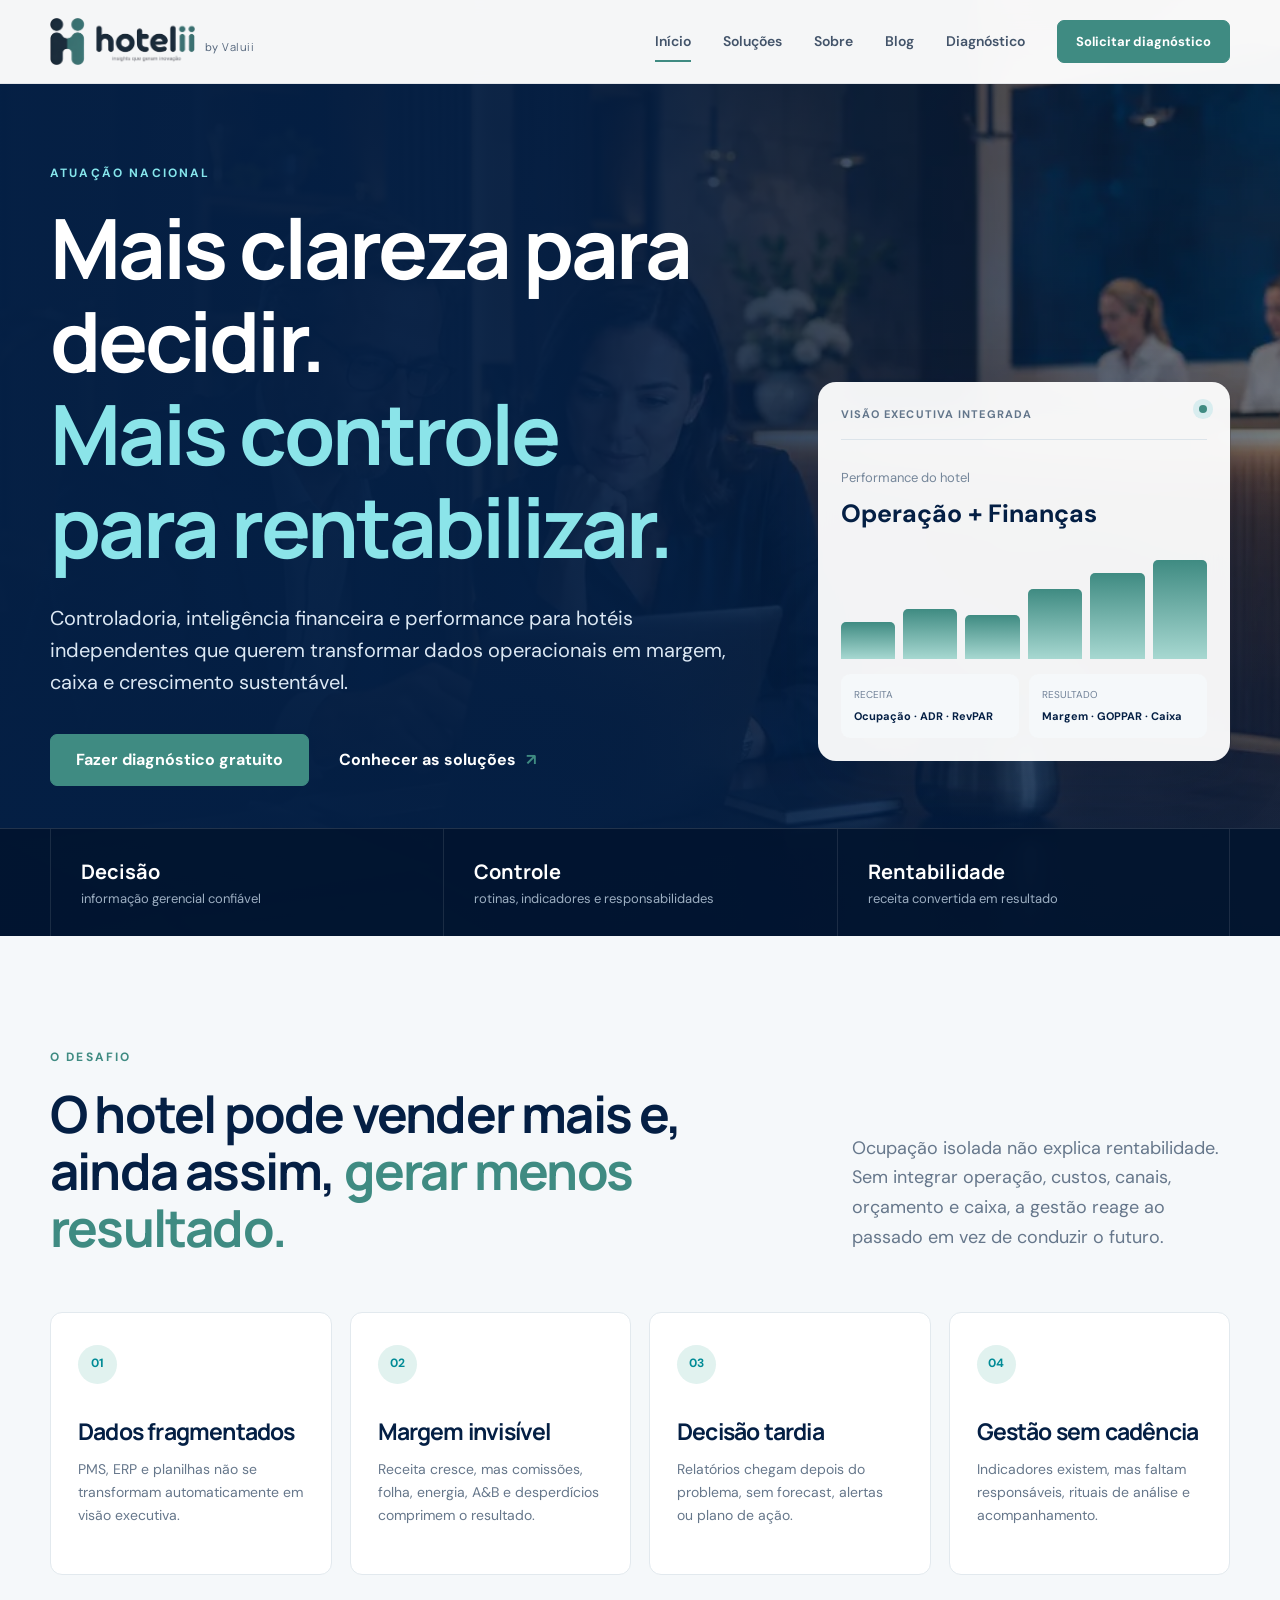
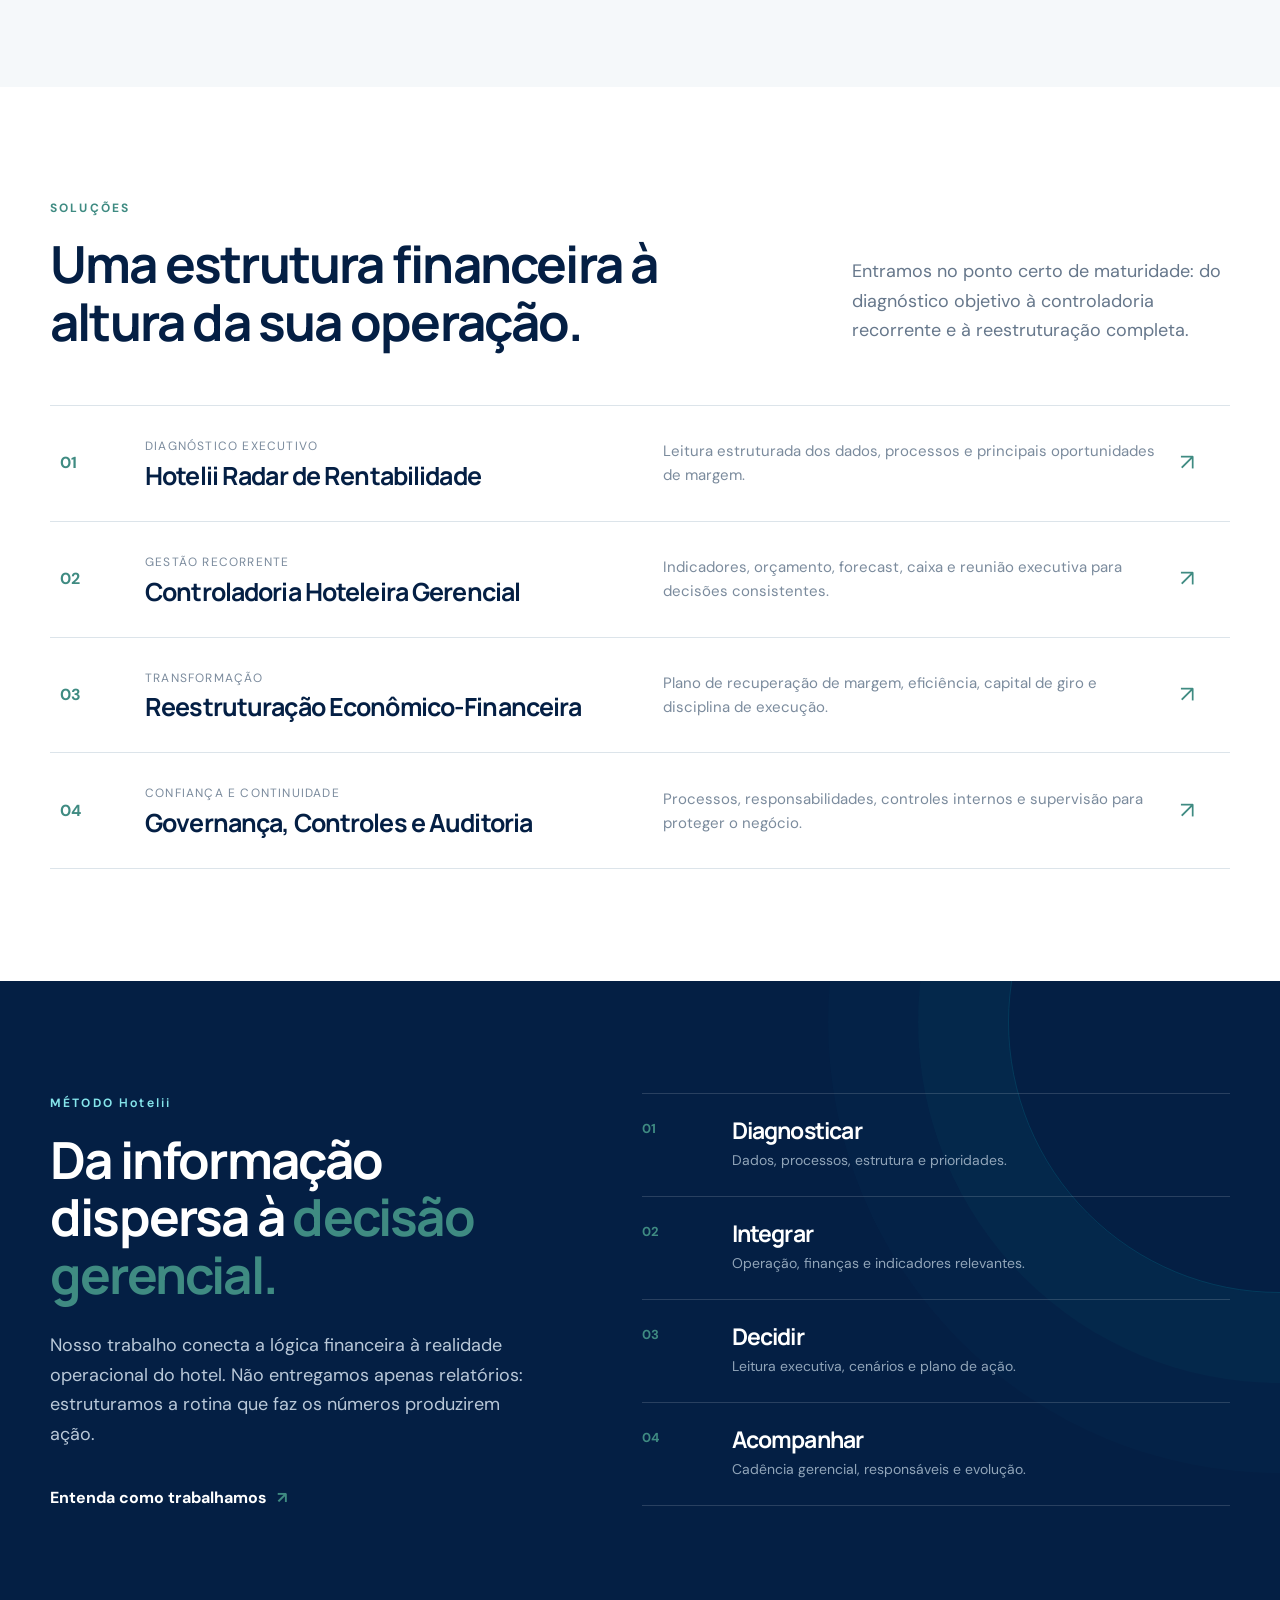
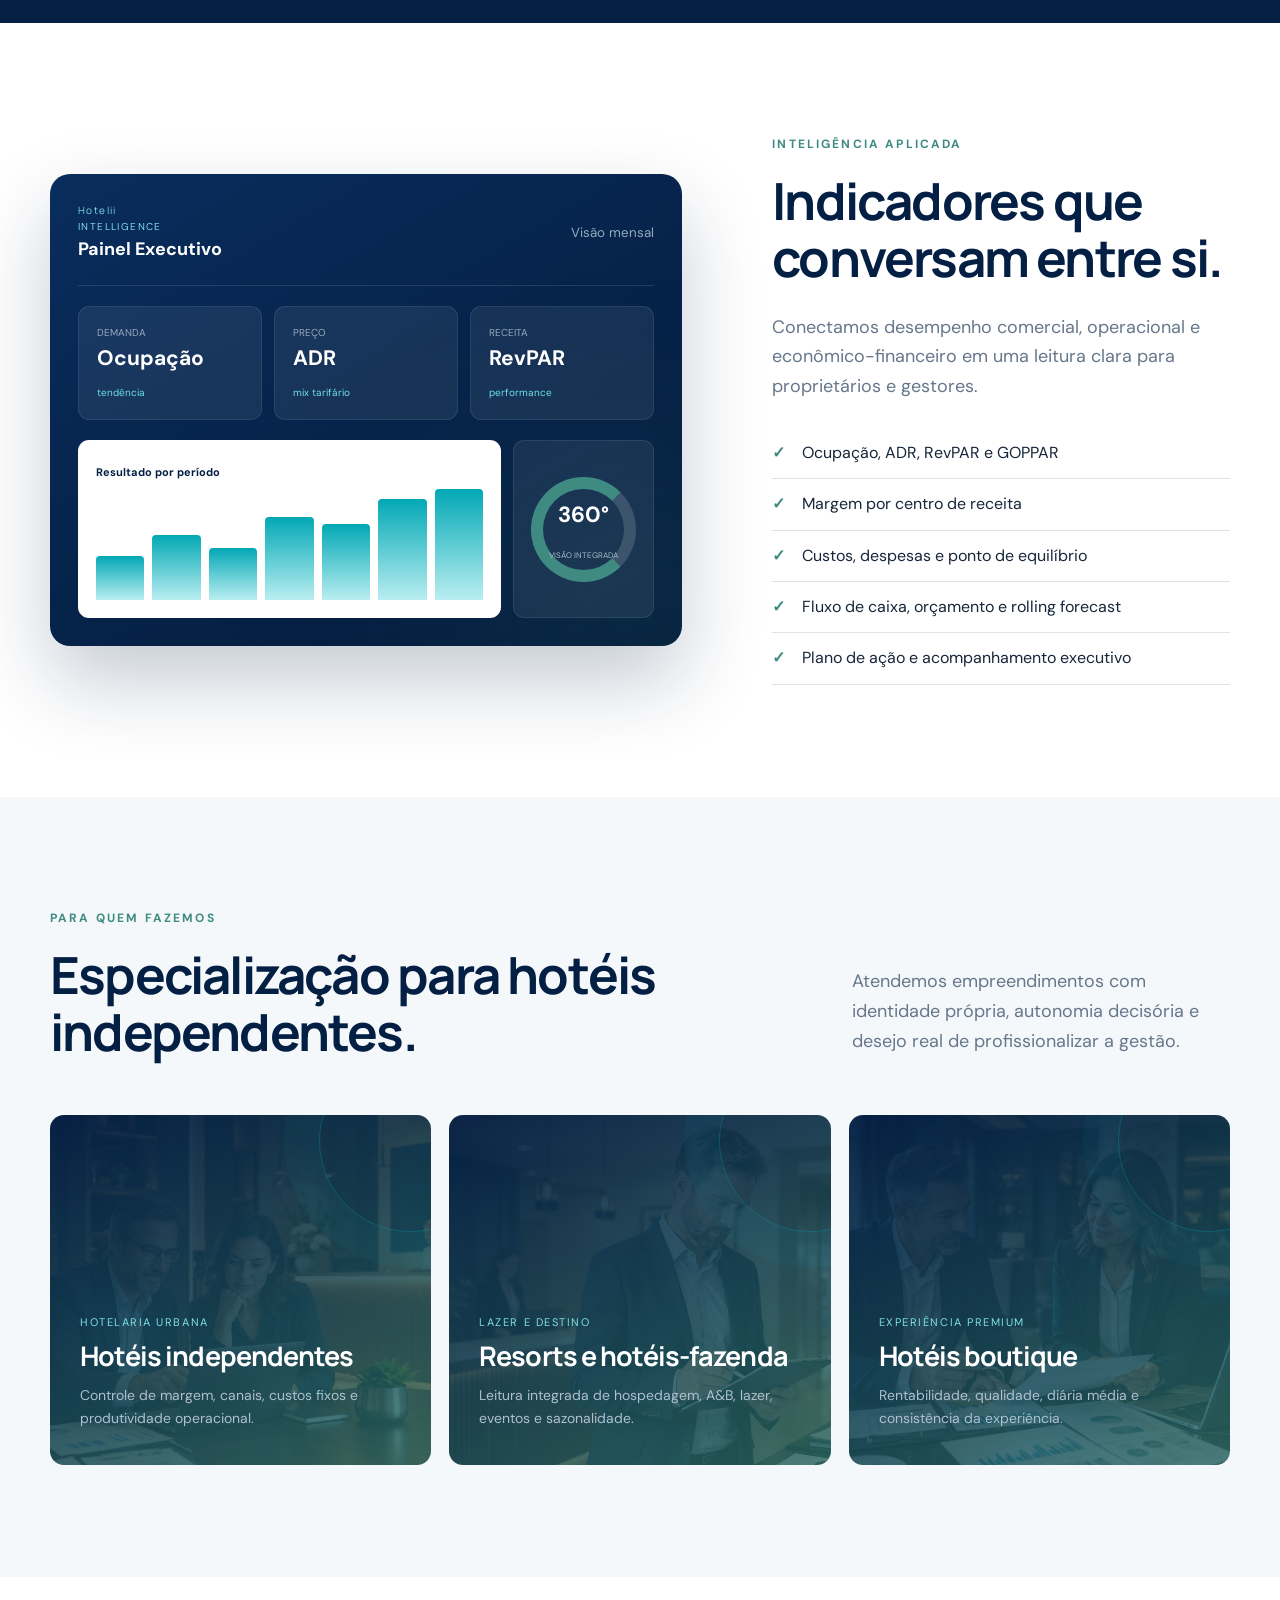
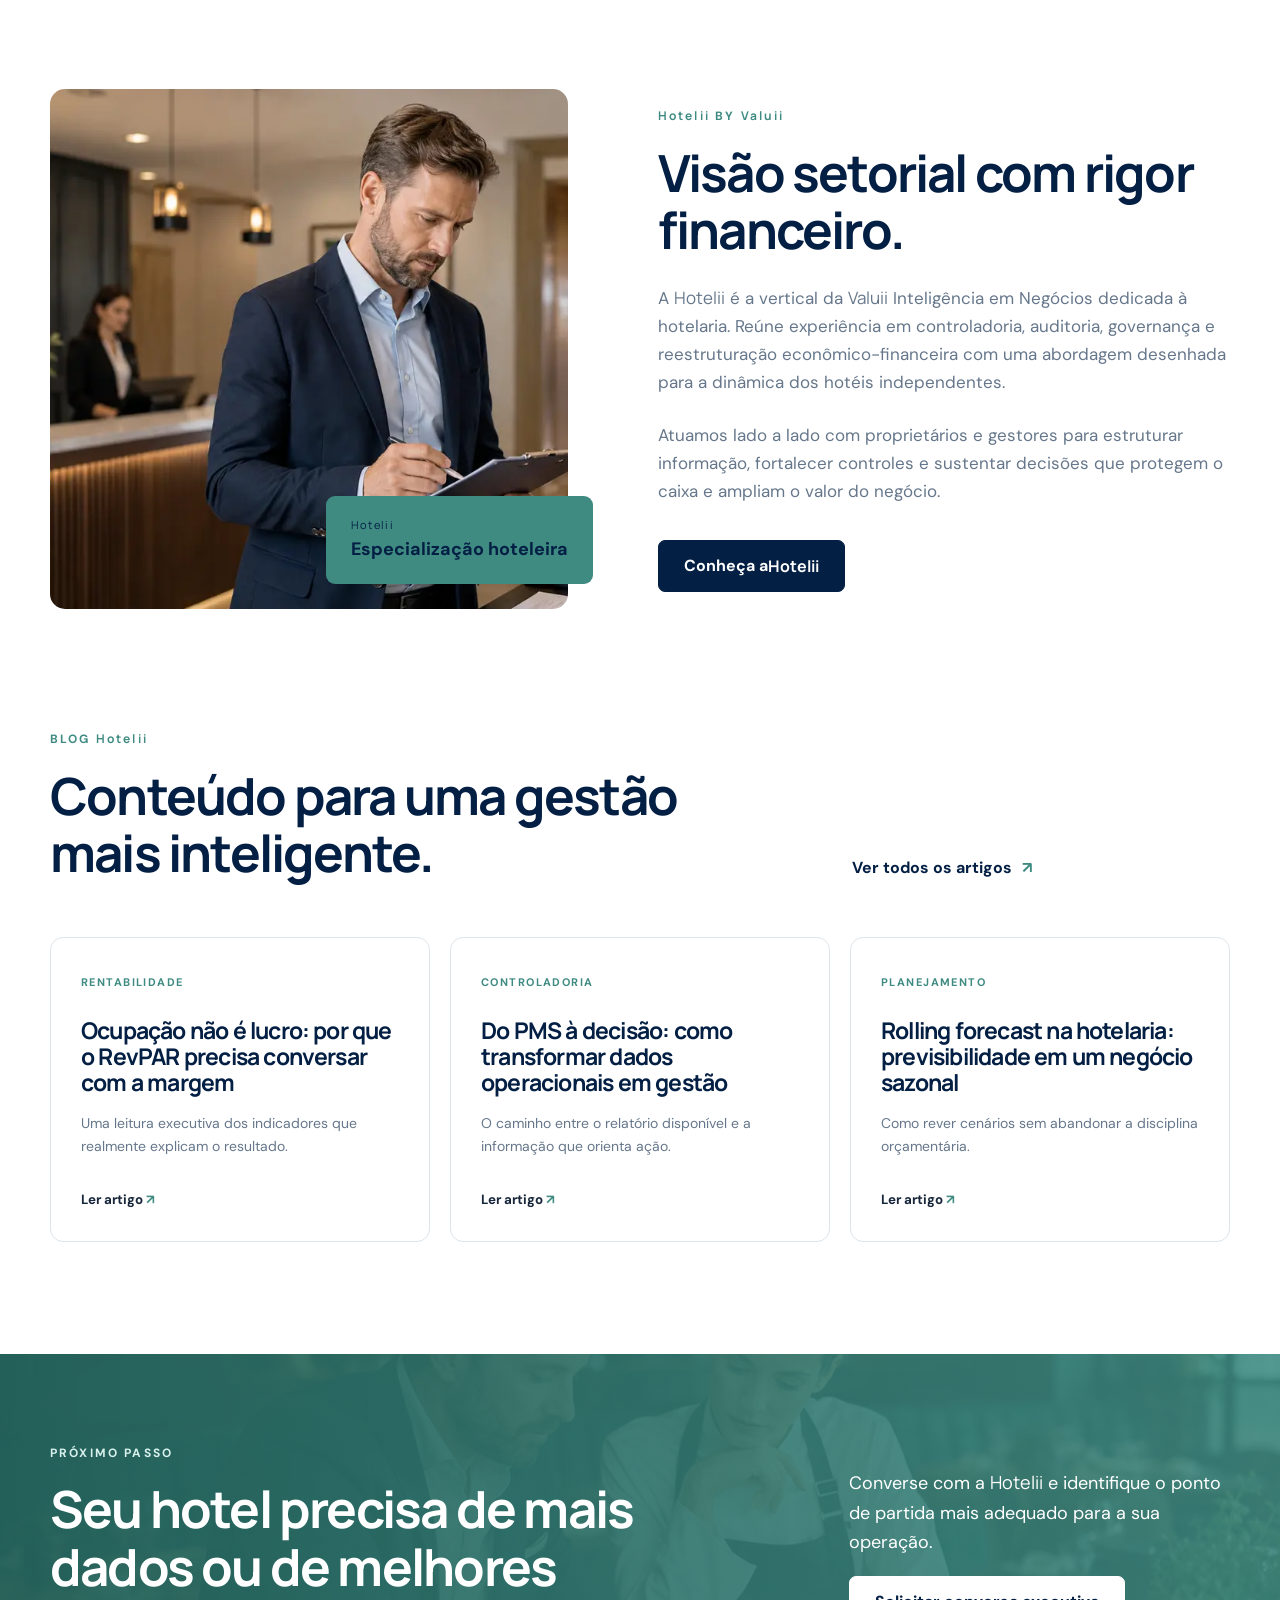
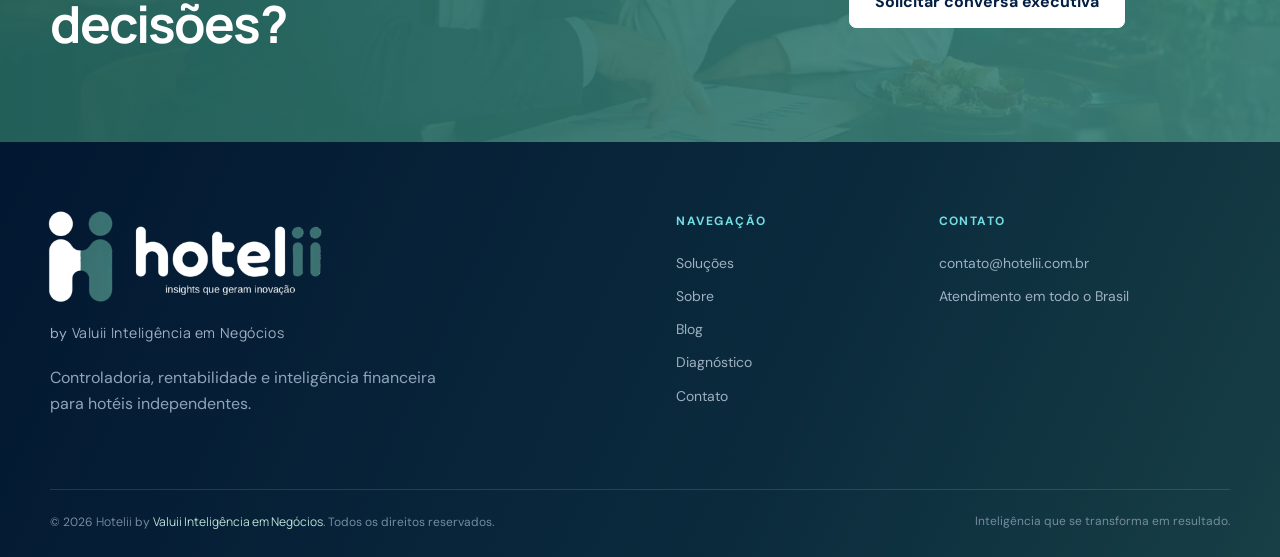
<file: index.html>
<!doctype html>
<html lang="pt-BR">
<head>
  <meta charset="utf-8">
  <meta name="viewport" content="width=device-width, initial-scale=1">
  <title>Hotelii by Valuii | Controladoria e Rentabilidade Hoteleira</title>
  <meta name="description" content="Inteligência financeira, controladoria e rentabilidade para hotéis independentes. Transformamos dados operacionais em decisões, margem e previsibilidade.">
  <meta name="theme-color" content="#041F44">
  <meta property="og:title" content="Hotelii by Valuii | Inteligência e Rentabilidade Hoteleira">
  <meta property="og:description" content="Estratégia, controle e inteligência para elevar a performance de hotéis independentes.">
  <meta property="og:type" content="website">
  <meta property="og:url" content="https://www.hotelii.com.br/">
  <link rel="canonical" href="https://www.hotelii.com.br/">
  <link rel="icon" href="assets/images/hotelii-favicon.png" type="image/png">
  <link rel="preload" href="assets/images/insights/pms-decisao-executiva.webp" as="image" type="image/webp">
  <link rel="stylesheet" href="assets/css/style.css">
</head>
<body>
  <a class="skip-link" href="#conteudo">Ir para o conteúdo</a>
  <header class="site-header" data-header>
    <div class="container nav-wrap">
      <a class="brand" href="index.html" aria-label="Hotelii by Valuii — início">
        <img src="assets/images/hotelii-logo.png" alt="Hotelii">
        <span>by Valuii</span>
      </a>
      <button class="nav-toggle" type="button" aria-label="Abrir menu" aria-expanded="false" data-nav-toggle><span></span><span></span></button>
      <nav class="main-nav" aria-label="Navegação principal" data-nav>
        <a class="active" href="index.html">Início</a>
        <a href="solucoes.html">Soluções</a>
        <a href="sobre.html">Sobre</a>
        <a href="insights.html">Blog</a><a href="diagnostico/">Diagnóstico</a>
        <a class="button button-small" href="contato.html">Solicitar diagnóstico</a>
      </nav>
    </div>
  </header>

  <main id="conteudo">
    <section class="hero">
      <div class="hero-media" aria-hidden="true"></div>
      <div class="hero-overlay" aria-hidden="true"></div>
      <div class="container hero-grid">
        <div class="hero-copy" data-reveal>
          <p class="eyebrow light">Atuação Nacional</p>
          <h1>Mais clareza para decidir.<br><span>Mais controle para rentabilizar.</span></h1>
          <p class="hero-lead">Controladoria, inteligência financeira e performance para hotéis independentes que querem transformar dados operacionais em margem, caixa e crescimento sustentável.</p>
          <div class="hero-actions">
            <a class="button" href="diagnostico/">Fazer diagnóstico gratuito</a>
            <a class="text-link light-link" href="solucoes.html">Conhecer as soluções <span>↗</span></a>
          </div>
        </div>
        <aside class="signal-card" aria-label="Indicadores integrados" data-reveal>
          <div class="signal-top"><span>Visão executiva integrada</span><i></i></div>
          <div class="signal-main">
            <span>Performance do hotel</span>
            <strong>Operação + Finanças</strong>
            <div class="mini-chart" aria-hidden="true"><i style="--h:35%"></i><i style="--h:48%"></i><i style="--h:42%"></i><i style="--h:67%"></i><i style="--h:82%"></i><i style="--h:94%"></i></div>
          </div>
          <div class="signal-metrics">
            <div><span>Receita</span><b>Ocupação · ADR · RevPAR</b></div>
            <div><span>Resultado</span><b>Margem · GOPPAR · Caixa</b></div>
          </div>
        </aside>
      </div>
      <div class="hero-strip">
        <div class="container strip-grid">
          <div><b>Decisão</b><span>informação gerencial confiável</span></div>
          <div><b>Controle</b><span>rotinas, indicadores e responsabilidades</span></div>
          <div><b>Rentabilidade</b><span>receita convertida em resultado</span></div>
        </div>
      </div>
    </section>

    <section class="section problem-section">
      <div class="container split-heading" data-reveal>
        <div>
          <p class="eyebrow">O desafio</p>
          <h2>O hotel pode vender mais e, ainda assim, <span>gerar menos resultado.</span></h2>
        </div>
        <p>Ocupação isolada não explica rentabilidade. Sem integrar operação, custos, canais, orçamento e caixa, a gestão reage ao passado em vez de conduzir o futuro.</p>
      </div>
      <div class="container pain-grid">
        <article class="pain-card" data-reveal><span>01</span><h3>Dados fragmentados</h3><p>PMS, ERP e planilhas não se transformam automaticamente em visão executiva.</p></article>
        <article class="pain-card" data-reveal><span>02</span><h3>Margem invisível</h3><p>Receita cresce, mas comissões, folha, energia, A&amp;B e desperdícios comprimem o resultado.</p></article>
        <article class="pain-card" data-reveal><span>03</span><h3>Decisão tardia</h3><p>Relatórios chegam depois do problema, sem forecast, alertas ou plano de ação.</p></article>
        <article class="pain-card" data-reveal><span>04</span><h3>Gestão sem cadência</h3><p>Indicadores existem, mas faltam responsáveis, rituais de análise e acompanhamento.</p></article>
      </div>
    </section>

    <section class="section solutions-section" id="solucoes">
      <div class="container section-head" data-reveal>
        <div><p class="eyebrow">Soluções</p><h2>Uma estrutura financeira à altura da sua operação.</h2></div>
        <p>Entramos no ponto certo de maturidade: do diagnóstico objetivo à controladoria recorrente e à reestruturação completa.</p>
      </div>
      <div class="container solution-list">
        <a class="solution-row" href="solucoes.html#radar" data-reveal><span class="solution-number">01</span><div><p>Diagnóstico executivo</p><h3>Hotelii Radar de Rentabilidade</h3></div><p class="solution-desc">Leitura estruturada dos dados, processos e principais oportunidades de margem.</p><span class="arrow">↗</span></a>
        <a class="solution-row" href="solucoes.html#controladoria" data-reveal><span class="solution-number">02</span><div><p>Gestão recorrente</p><h3>Controladoria Hoteleira Gerencial</h3></div><p class="solution-desc">Indicadores, orçamento, forecast, caixa e reunião executiva para decisões consistentes.</p><span class="arrow">↗</span></a>
        <a class="solution-row" href="solucoes.html#reestruturacao" data-reveal><span class="solution-number">03</span><div><p>Transformação</p><h3>Reestruturação Econômico-Financeira</h3></div><p class="solution-desc">Plano de recuperação de margem, eficiência, capital de giro e disciplina de execução.</p><span class="arrow">↗</span></a>
        <a class="solution-row" href="solucoes.html#governanca" data-reveal><span class="solution-number">04</span><div><p>Confiança e continuidade</p><h3>Governança, Controles e Auditoria</h3></div><p class="solution-desc">Processos, responsabilidades, controles internos e supervisão para proteger o negócio.</p><span class="arrow">↗</span></a>
      </div>
    </section>

    <section class="section method-section">
      <div class="container method-grid">
        <div class="method-copy" data-reveal>
          <p class="eyebrow light">Método Hotelii</p>
          <h2>Da informação dispersa à <span>decisão gerencial.</span></h2>
          <p>Nosso trabalho conecta a lógica financeira à realidade operacional do hotel. Não entregamos apenas relatórios: estruturamos a rotina que faz os números produzirem ação.</p>
          <a class="text-link light-link" href="sobre.html">Entenda como trabalhamos <span>↗</span></a>
        </div>
        <ol class="method-steps" data-reveal>
          <li><span>01</span><div><h3>Diagnosticar</h3><p>Dados, processos, estrutura e prioridades.</p></div></li>
          <li><span>02</span><div><h3>Integrar</h3><p>Operação, finanças e indicadores relevantes.</p></div></li>
          <li><span>03</span><div><h3>Decidir</h3><p>Leitura executiva, cenários e plano de ação.</p></div></li>
          <li><span>04</span><div><h3>Acompanhar</h3><p>Cadência gerencial, responsáveis e evolução.</p></div></li>
        </ol>
      </div>
    </section>

    <section class="section intelligence-section">
      <div class="container dashboard-grid">
        <div class="dashboard" data-reveal>
          <div class="dash-head"><div><span>Hotelii Intelligence</span><b>Painel Executivo</b></div><small>Visão mensal</small></div>
          <div class="dash-kpis">
            <div><span>Demanda</span><b>Ocupação</b><i class="trend">tendência</i></div>
            <div><span>Preço</span><b>ADR</b><i class="trend">mix tarifário</i></div>
            <div><span>Receita</span><b>RevPAR</b><i class="trend">performance</i></div>
          </div>
          <div class="dash-bottom">
            <div class="dash-bars"><span>Resultado por período</span><div><i style="--h:38%"></i><i style="--h:56%"></i><i style="--h:45%"></i><i style="--h:72%"></i><i style="--h:66%"></i><i style="--h:88%"></i><i style="--h:96%"></i></div></div>
            <div class="dash-ring"><div><b>360°</b><span>visão integrada</span></div></div>
          </div>
        </div>
        <div class="dashboard-copy" data-reveal>
          <p class="eyebrow">Inteligência aplicada</p>
          <h2>Indicadores que conversam entre si.</h2>
          <p>Conectamos desempenho comercial, operacional e econômico-financeiro em uma leitura clara para proprietários e gestores.</p>
          <ul class="check-list">
            <li>Ocupação, ADR, RevPAR e GOPPAR</li>
            <li>Margem por centro de receita</li>
            <li>Custos, despesas e ponto de equilíbrio</li>
            <li>Fluxo de caixa, orçamento e rolling forecast</li>
            <li>Plano de ação e acompanhamento executivo</li>
          </ul>
        </div>
      </div>
    </section>

    <section class="section segments-section">
      <div class="container section-head" data-reveal><div><p class="eyebrow">Para quem fazemos</p><h2>Especialização para hotéis independentes.</h2></div><p>Atendemos empreendimentos com identidade própria, autonomia decisória e desejo real de profissionalizar a gestão.</p></div>
      <div class="container segment-grid">
        <article data-reveal><span>Hotelaria urbana</span><h3>Hotéis independentes</h3><p>Controle de margem, canais, custos fixos e produtividade operacional.</p></article>
        <article data-reveal><span>Lazer e destino</span><h3>Resorts e hotéis-fazenda</h3><p>Leitura integrada de hospedagem, A&amp;B, lazer, eventos e sazonalidade.</p></article>
        <article data-reveal><span>Experiência premium</span><h3>Hotéis boutique</h3><p>Rentabilidade, qualidade, diária média e consistência da experiência.</p></article>
      </div>
    </section>

    <section class="section about-band">
      <div class="container about-grid">
        <div class="about-image" data-reveal><img src="assets/images/insights/controles-internos-hotel.webp" alt="Gestor hoteleiro revisando controles e processos na recepção" loading="lazy"><div><span>Hotelii</span><b>Especialização hoteleira</b></div></div>
        <div class="about-copy" data-reveal><p class="eyebrow">Hotelii by Valuii</p><h2>Visão setorial com rigor financeiro.</h2><p>A Hotelii é a vertical da Valuii Inteligência em Negócios dedicada à hotelaria. Reúne experiência em controladoria, auditoria, governança e reestruturação econômico-financeira com uma abordagem desenhada para a dinâmica dos hotéis independentes.</p><p>Atuamos lado a lado com proprietários e gestores para estruturar informação, fortalecer controles e sustentar decisões que protegem o caixa e ampliam o valor do negócio.</p><a class="button button-dark" href="sobre.html">Conheça a Hotelii</a></div>
      </div>
    </section>

    <section class="section insight-preview">
      <div class="container section-head" data-reveal><div><p class="eyebrow">Blog Hotelii</p><h2>Conteúdo para uma gestão mais inteligente.</h2></div><a class="text-link" href="insights.html">Ver todos os artigos <span>↗</span></a></div>
      <div class="container insight-grid">
        <article data-reveal><a href="insights.html"><span>Rentabilidade</span><h3>Ocupação não é lucro: por que o RevPAR precisa conversar com a margem</h3><p>Uma leitura executiva dos indicadores que realmente explicam o resultado.</p><small>Ler artigo <b>↗</b></small></a></article>
        <article data-reveal><a href="insights.html"><span>Controladoria</span><h3>Do PMS à decisão: como transformar dados operacionais em gestão</h3><p>O caminho entre o relatório disponível e a informação que orienta ação.</p><small>Ler artigo <b>↗</b></small></a></article>
        <article data-reveal><a href="insights.html"><span>Planejamento</span><h3>Rolling forecast na hotelaria: previsibilidade em um negócio sazonal</h3><p>Como rever cenários sem abandonar a disciplina orçamentária.</p><small>Ler artigo <b>↗</b></small></a></article>
      </div>
    </section>

    <section class="cta-section">
      <div class="container cta-grid" data-reveal>
        <div><p class="eyebrow light">Próximo passo</p><h2>Seu hotel precisa de mais dados ou de melhores decisões?</h2></div>
        <div><p>Converse com a Hotelii e identifique o ponto de partida mais adequado para a sua operação.</p><a class="button button-white" href="contato.html">Solicitar conversa executiva</a></div>
      </div>
    </section>
  </main>

  <footer class="site-footer">
    <div class="container footer-grid">
      <div class="footer-brand"><img src="assets/images/hotelii-logo-footer.png" alt="Hotelii"><span>by <a class="valuii-brand" href="https://www.valuii.com.br/" target="_blank" rel="noopener">Valuii Inteligência em Negócios</a></span><p>Controladoria, rentabilidade e inteligência financeira para hotéis independentes.</p></div>
      <div><b>Navegação</b><a href="solucoes.html">Soluções</a><a href="sobre.html">Sobre</a><a href="insights.html">Blog</a><a href="diagnostico/">Diagnóstico</a><a href="contato.html">Contato</a></div>
      <div><b>Contato</b><a href="mailto:contato@hotelii.com.br">contato@hotelii.com.br</a><span>Atendimento em todo o Brasil</span></div>
    </div>
    <div class="container footer-bottom"><span>© 2026 Hotelii by <a class="valuii-brand" href="https://www.valuii.com.br/" target="_blank" rel="noopener">Valuii Inteligência em Negócios</a>. Todos os direitos reservados.</span><span>Inteligência que se transforma em resultado.</span></div>
  </footer>
  <script src="assets/js/main.js" defer></script>
</body>
</html>
</file>
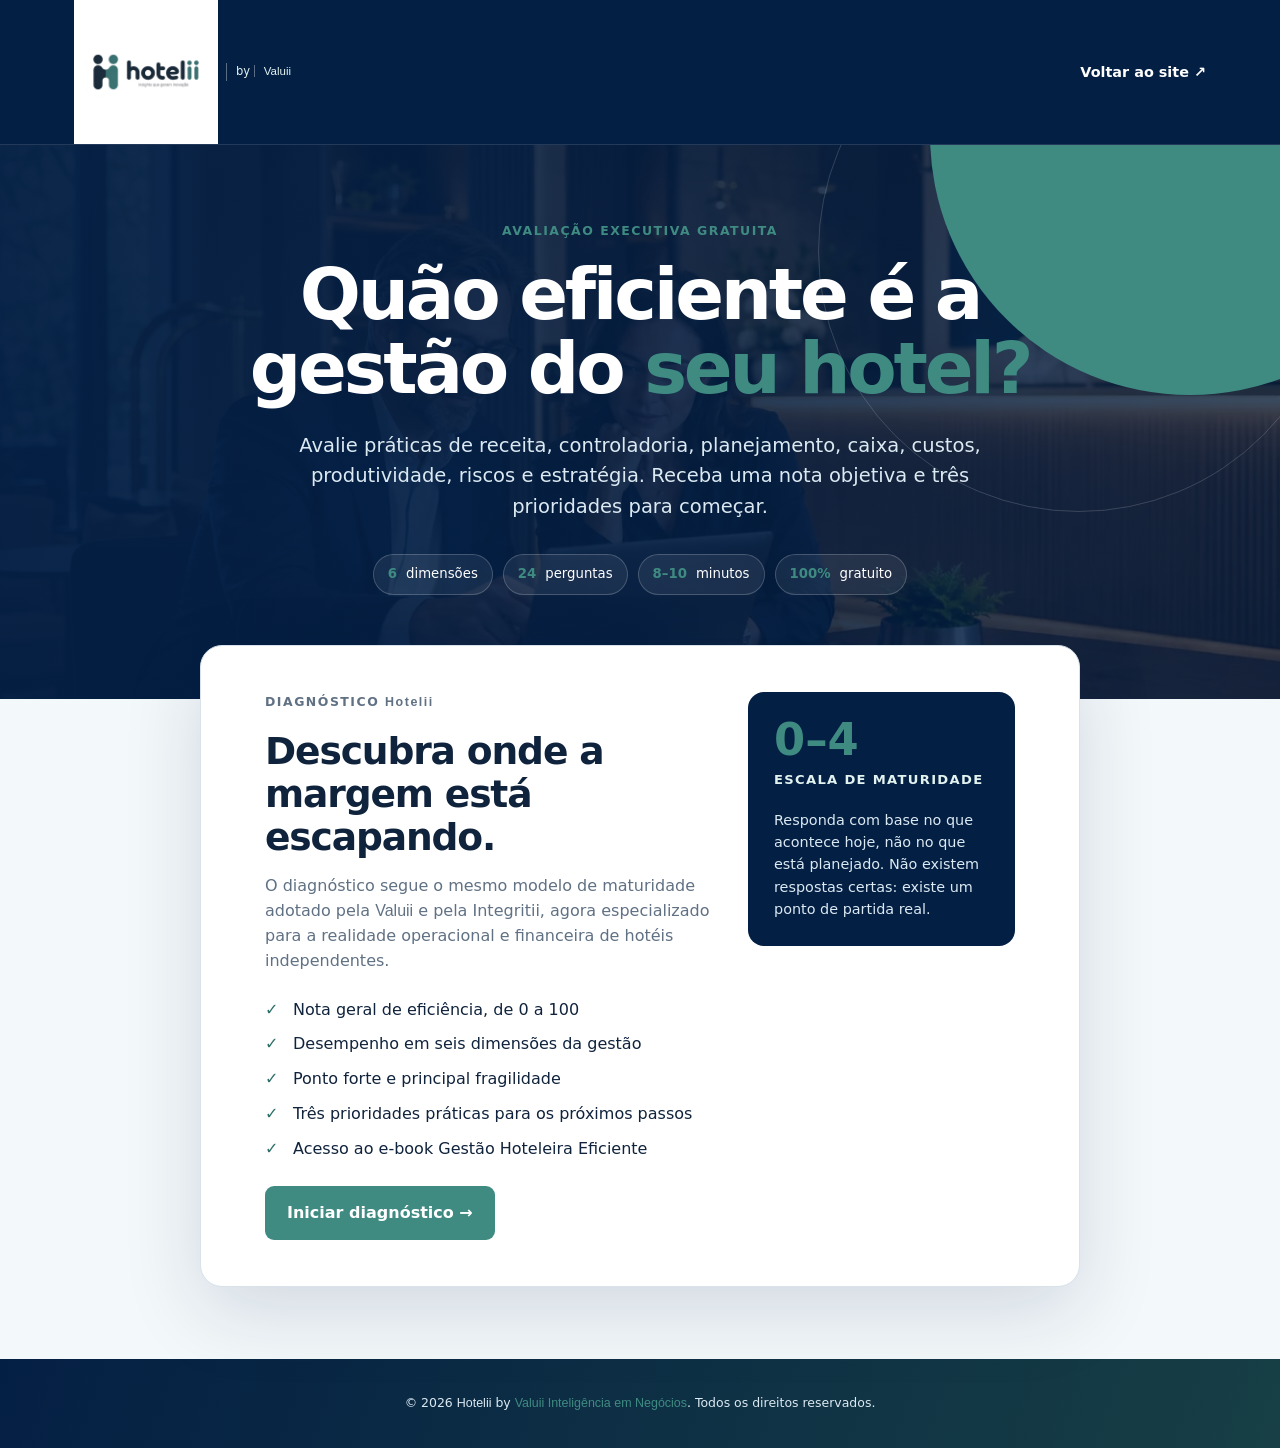
<file: diagnostico/index.html>
<!doctype html>
<html lang="pt-BR">
<head>
  <meta charset="utf-8">
  <meta name="viewport" content="width=device-width, initial-scale=1">
  <title>Diagnóstico de Eficiência em Gestão Hoteleira | Hotelii</title>
  <meta name="description" content="Avalie gratuitamente a eficiência da gestão do seu hotel em 24 perguntas e receba uma nota, a leitura de seis dimensões e prioridades práticas.">
  <meta name="theme-color" content="#041F44">
  <meta property="og:title" content="Diagnóstico de Eficiência em Gestão Hoteleira | Hotelii">
  <meta property="og:description" content="Descubra onde a gestão do seu hotel é eficiente — e onde a margem está escapando.">
  <meta property="og:type" content="website">
  <meta property="og:url" content="https://www.hotelii.com.br/diagnostico/">
  <link rel="canonical" href="https://www.hotelii.com.br/diagnostico/">
  <link rel="icon" href="../assets/images/hotelii-favicon.png" type="image/png">
  <style>
    :root{--navy:#041f44;--navy2:#082b59;--teal:#3f8b82;--teal2:#2d6f69;--mint:#e1f2ef;--ice:#f3f8fa;--white:#fff;--ink:#10233c;--muted:#607184;--line:#d7e2ea;--amber:#c9841d;--green:#178f69;--danger:#b94b54;--shadow:0 24px 80px rgba(4,31,68,.14)}
    *{box-sizing:border-box}html{scroll-behavior:smooth}body{margin:0;font-family:Inter,ui-sans-serif,system-ui,-apple-system,BlinkMacSystemFont,"Segoe UI",sans-serif;color:var(--ink);background:var(--ice);line-height:1.55}button,input,select{font:inherit}a{color:inherit}.skip{position:absolute;left:-9999px}.skip:focus{left:1rem;top:1rem;background:#fff;padding:.75rem 1rem;z-index:99}
    .site-header{position:relative;z-index:10;background:var(--navy);border-bottom:1px solid rgba(255,255,255,.12)}.nav{max-width:1180px;margin:auto;min-height:78px;padding:0 24px;display:flex;align-items:center;justify-content:space-between;gap:24px}.brand{display:flex;align-items:center;gap:8px;text-decoration:none;color:#fff}.brand img{width:144px;display:block}.brand span{font-size:.72rem;color:var(--mint);border-left:1px solid rgba(255,255,255,.35);padding-left:9px;text-transform:none}.hotelii-word,.valuii-word,.valuii-brand{font-family:"Eastman Alt Pack","Eastman Alternate","Eastman Alt",Manrope,sans-serif;text-transform:none!important}.valuii-brand{text-decoration:none}.back{color:#fff;text-decoration:none;font-weight:750;font-size:.9rem}.back:hover{color:var(--teal)}
    .hero{position:relative;overflow:hidden;background:linear-gradient(90deg,rgba(4,31,68,.97),rgba(4,31,68,.78)),url('../assets/images/insights/pms-decisao-executiva.webp') center 48%/cover no-repeat;color:#fff;padding:76px 24px 104px}.hero:before,.hero:after{content:"";position:absolute;border-radius:50%}.hero:before{width:520px;height:520px;right:-170px;top:-270px;background:var(--teal)}.hero:after{width:520px;height:520px;right:-60px;top:-155px;border:1px solid rgba(255,255,255,.16)}.hero-inner{position:relative;z-index:1;max-width:1040px;margin:auto;text-align:center}.eyebrow{margin:0 0 18px;color:var(--teal);font-weight:850;letter-spacing:.12em;text-transform:uppercase;font-size:.78rem}.hero h1{max-width:900px;margin:0 auto;font-size:clamp(2.25rem,6vw,4.5rem);line-height:1.02;letter-spacing:-.045em}.hero h1 span{color:var(--teal)}.hero-lead{max-width:760px;margin:26px auto 32px;color:#dbe9f2;font-size:clamp(1rem,2vw,1.22rem)}.badges{display:flex;flex-wrap:wrap;justify-content:center;gap:10px}.badge{display:flex;align-items:center;gap:9px;border:1px solid rgba(255,255,255,.2);background:rgba(255,255,255,.07);border-radius:999px;padding:9px 14px;font-size:.83rem}.badge b{color:var(--teal)}
    .shell{max-width:920px;margin:-54px auto 72px;padding:0 20px;position:relative;z-index:3}.panel{background:#fff;border:1px solid var(--line);border-radius:22px;box-shadow:var(--shadow);overflow:hidden}.intro{padding:46px clamp(24px,6vw,64px)}.intro-grid{display:grid;grid-template-columns:1.25fr .75fr;gap:38px;align-items:start}.intro h2{font-size:clamp(1.6rem,3vw,2.35rem);line-height:1.14;letter-spacing:-.03em;margin:0 0 16px}.intro p{color:var(--muted);margin:0 0 18px}.check{list-style:none;margin:24px 0;padding:0;display:grid;gap:10px}.check li{position:relative;padding-left:28px}.check li:before{content:"✓";position:absolute;left:0;top:0;color:var(--teal2);font-weight:900}.trust{background:var(--navy);color:#fff;border-radius:16px;padding:26px}.trust strong{font-size:2.8rem;line-height:1;color:var(--teal)}.trust span{display:block;font-size:.82rem;color:var(--mint);font-weight:800;text-transform:uppercase;letter-spacing:.1em;margin:8px 0 18px}.trust p{color:#dbe9f2;font-size:.9rem;margin:0}.button{border:0;background:var(--teal);color:#fff;font-weight:850;border-radius:9px;padding:15px 22px;cursor:pointer;text-decoration:none;display:inline-flex;align-items:center;justify-content:center;gap:8px;transition:.2s transform,.2s background}.button:hover{background:var(--teal2);transform:translateY(-1px)}.button:disabled{opacity:.45;cursor:not-allowed;transform:none}.button.secondary{background:var(--navy)}.button.ghost{background:#fff;border:1px solid var(--line);color:var(--navy)}.button-row{display:flex;gap:12px;flex-wrap:wrap;margin-top:26px}
    .quiz{display:none}.quiz.active{display:block}.quiz-top{background:var(--navy);color:#fff;padding:22px clamp(22px,5vw,48px)}.progress-row{display:flex;justify-content:space-between;gap:16px;align-items:center;font-size:.8rem;font-weight:800}.progress-row span:last-child{color:var(--mint)}.progress{height:8px;background:rgba(255,255,255,.14);border-radius:999px;margin-top:13px;overflow:hidden}.progress i{display:block;width:0;height:100%;background:var(--teal);transition:width .3s}.question{padding:42px clamp(22px,6vw,64px) 52px}.dimension{display:inline-flex;background:var(--mint);color:var(--teal2);font-size:.72rem;font-weight:900;text-transform:uppercase;letter-spacing:.09em;border-radius:999px;padding:7px 11px}.question h2{font-size:clamp(1.35rem,3vw,2rem);line-height:1.25;letter-spacing:-.02em;margin:18px 0 28px}.options{display:grid;gap:11px}.option{position:relative;display:block}.option input{position:absolute;opacity:0}.option span{display:flex;align-items:flex-start;gap:13px;border:1px solid var(--line);border-radius:12px;padding:15px 16px;cursor:pointer;transition:.2s}.option b{flex:0 0 29px;height:29px;border-radius:50%;display:grid;place-items:center;background:var(--ice);color:var(--teal2);font-size:.82rem}.option em{font-style:normal}.option input:checked+span{border-color:var(--teal);box-shadow:0 0 0 3px rgba(3,171,184,.12);background:#f6ffff}.option input:checked+span b{background:var(--teal);color:#fff}.question-actions{display:flex;justify-content:space-between;gap:14px;margin-top:26px}.text-button{background:none;border:0;color:var(--muted);font-weight:800;cursor:pointer;padding:12px 0}.text-button:hover{color:var(--navy)}
    .gate{display:none;padding:42px clamp(22px,6vw,64px) 52px}.gate.active{display:block}.gate h2{font-size:clamp(1.55rem,3vw,2.25rem);line-height:1.15;letter-spacing:-.03em;margin:0 0 10px}.gate>p{color:var(--muted);margin:0 0 28px}.form-grid{display:grid;grid-template-columns:1fr 1fr;gap:16px}.field{display:grid;gap:7px}.field.full{grid-column:1/-1}.field label{font-size:.82rem;font-weight:850;color:var(--navy)}.field input,.field select{width:100%;border:1px solid var(--line);border-radius:9px;padding:13px;background:#fff;color:var(--ink);outline:none}.field input:focus,.field select:focus{border-color:var(--teal);box-shadow:0 0 0 3px rgba(3,171,184,.12)}.consent{display:flex;align-items:flex-start;gap:10px;margin:22px 0;color:var(--muted);font-size:.83rem}.consent input{margin-top:4px}.error{display:none;color:var(--danger);font-weight:700;font-size:.82rem;margin-top:10px}.error.show{display:block}
    .result{display:none}.result.active{display:block}.result-hero{background:var(--navy);color:#fff;padding:40px clamp(22px,6vw,64px);display:grid;grid-template-columns:170px 1fr;gap:34px;align-items:center}.donut{width:160px;height:160px;border-radius:50%;display:grid;place-items:center;background:conic-gradient(var(--teal) calc(var(--score)*1%),rgba(255,255,255,.14) 0);position:relative}.donut:after{content:"";position:absolute;width:116px;height:116px;border-radius:50%;background:var(--navy)}.donut div{position:relative;z-index:1;text-align:center}.donut strong{display:block;font-size:2.65rem;line-height:1;color:#fff}.donut span{color:var(--mint);font-size:.76rem;text-transform:uppercase;font-weight:800}.result-hero .eyebrow{margin-bottom:8px}.result-hero h2{font-size:clamp(1.65rem,4vw,2.6rem);line-height:1.08;margin:0 0 10px}.result-hero p{margin:0;color:#dbe9f2}.result-body{padding:42px clamp(22px,6vw,64px) 54px}.section-title{font-size:1.25rem;color:var(--navy);margin:0 0 18px}.bars{display:grid;gap:15px}.bar-head{display:flex;justify-content:space-between;gap:12px;margin-bottom:7px;font-size:.84rem;font-weight:800}.bar-head span:last-child{color:var(--teal2);text-align:right}.bar-track{height:10px;background:#e8eff3;border-radius:999px;overflow:hidden}.bar-track i{display:block;height:100%;background:linear-gradient(90deg,var(--teal2),var(--teal));border-radius:999px}.radar-panel{margin-top:36px;padding:28px;border:1px solid var(--line);border-radius:16px;display:grid;grid-template-columns:.72fr 1.28fr;gap:28px;align-items:center;background:linear-gradient(145deg,#fff,var(--ice))}.radar-copy p{color:var(--muted);font-size:.9rem;line-height:1.6}.radar-box{min-height:410px;display:grid;place-items:center;overflow:hidden}.radar-box svg{width:100%;max-width:560px;height:auto}.radar-grid{fill:none;stroke:#cfdee4;stroke-width:1}.radar-axis{stroke:#dce7eb;stroke-width:1}.radar-area{fill:#12a8a638;stroke:var(--teal2);stroke-width:3}.radar-dot{fill:var(--navy);stroke:white;stroke-width:2}.radar-label{fill:#405467;font-size:12px;font-weight:750}.radar-value{fill:var(--teal2);font-size:11px;font-weight:850}.maturity-panel{margin-top:24px;border:1px solid var(--line);border-radius:16px;padding:25px}.maturity-panel>p{color:var(--muted);font-size:.9rem;line-height:1.6}.maturity-scale{display:grid;grid-template-columns:repeat(5,1fr);gap:9px;margin-top:18px}.maturity-step{padding:17px 13px;border:1px solid var(--line);border-radius:11px;background:#f8fbfc}.maturity-step.active{color:white;background:linear-gradient(145deg,var(--navy),#173f45);border-color:transparent;box-shadow:0 10px 24px #05234522}.maturity-step small,.maturity-step strong,.maturity-step span{display:block}.maturity-step small{font-size:9px;text-transform:uppercase;letter-spacing:.7px;color:var(--teal2);font-weight:850}.maturity-step strong{font-size:13px;margin:7px 0 5px}.maturity-step span{font-size:10.5px;line-height:1.42;color:var(--muted)}.maturity-step.active span{color:#dbe9f2}.insights{display:grid;grid-template-columns:1fr 1fr;gap:16px;margin:34px 0}.insight{border:1px solid var(--line);border-radius:13px;padding:20px}.insight strong{display:block;color:var(--teal2);font-size:.74rem;text-transform:uppercase;letter-spacing:.08em;margin-bottom:7px}.insight b{font-size:1.05rem;color:var(--navy)}.insight p{margin:7px 0 0;color:var(--muted);font-size:.9rem}.priorities{background:var(--ice);border-radius:14px;padding:24px;margin-top:24px}.priorities ol{margin:16px 0 0;padding:0;list-style:none;display:grid;gap:13px}.priorities li{display:grid;grid-template-columns:31px 1fr;gap:11px;align-items:start}.priorities li span{width:31px;height:31px;border-radius:50%;display:grid;place-items:center;background:var(--teal);color:#fff;font-weight:900}.priorities li b{color:var(--navy)}.priorities li p{margin:2px 0 0;color:var(--muted);font-size:.88rem}.ebook{margin-top:34px;background:var(--navy);color:#fff;border-radius:16px;padding:28px;display:grid;grid-template-columns:1fr auto;gap:24px;align-items:center}.ebook .eyebrow{margin:0 0 8px}.ebook h3{font-size:1.5rem;line-height:1.18;margin:0 0 7px}.ebook p{color:#dbe9f2;margin:0;font-size:.9rem}.cta{margin-top:20px;border:1px solid var(--line);border-radius:16px;padding:26px}.cta h3{margin:0 0 8px;color:var(--navy)}.cta p{margin:0;color:var(--muted)}.disclaimer{font-size:.72rem;color:var(--muted);margin:24px 0 0}.footer{background:linear-gradient(110deg,var(--navy),#173f45);color:#dbe9f2;padding:34px 24px;text-align:center;font-size:.78rem}.footer a{color:var(--teal)}
    @media(max-width:820px){.radar-panel{grid-template-columns:1fr}.maturity-scale{grid-template-columns:1fr 1fr}.radar-box{min-height:350px}}@media(max-width:720px){.nav{min-height:68px}.brand img{width:122px}.hero{padding-top:54px}.intro-grid,.result-hero,.ebook{grid-template-columns:1fr}.trust{order:-1}.form-grid,.insights{grid-template-columns:1fr}.field.full{grid-column:auto}.result-hero{text-align:center}.donut{margin:auto}.question-actions{align-items:center}.question-actions .button{flex:1}.ebook .button{width:100%}.radar-panel{padding:20px}.radar-box{min-height:310px}.maturity-scale{grid-template-columns:1fr}.bar-head{font-size:.76rem}}
    @page{size:A4 portrait;margin:12mm}
    @media print{
      html,body{background:#fff!important;width:100%;font-size:10pt}
      body{-webkit-print-color-adjust:exact;print-color-adjust:exact}
      .site-header,.hero,.intro,.quiz-top,.question,.gate,.footer,.button-row,.ebook .button,.cta{display:none!important}
      .shell{margin:0;max-width:none;padding:0}
      .panel{border:0;border-radius:0;box-shadow:none;overflow:visible}
      .result{display:block!important}
      .result-hero{grid-template-columns:38mm 1fr;gap:8mm;padding:8mm;break-inside:avoid-page;page-break-inside:avoid;-webkit-print-color-adjust:exact;print-color-adjust:exact}
      .donut{width:36mm;height:36mm}.donut:after{width:26mm;height:26mm}.donut strong{font-size:24pt}
      .result-body{padding:8mm 0 0}
      h1,h2,h3,.section-title{break-after:avoid-page;page-break-after:avoid}
      .bars,.bars>div,.bar-head,.insight,.priorities li{break-inside:avoid-page;page-break-inside:avoid}
      .bars{gap:3mm}.bar-track{height:2.2mm}
      .radar-panel,.maturity-panel,.insights,.priorities,.ebook,.disclaimer{break-inside:avoid-page;page-break-inside:avoid}
      .radar-panel{grid-template-columns:42mm 1fr;gap:5mm;margin-top:8mm;padding:6mm}
      .radar-box{min-height:0}.radar-box svg{width:100%;max-width:118mm;max-height:118mm}
      .maturity-panel{margin-top:6mm;padding:6mm}
      .maturity-scale{grid-template-columns:repeat(5,1fr);gap:2mm}
      .maturity-step{padding:3mm 2.5mm}
      .insights{grid-template-columns:1fr 1fr;gap:4mm;margin:7mm 0}
      .insight,.priorities,.ebook{padding:5mm}
      .ebook{grid-template-columns:1fr;margin-top:7mm;-webkit-print-color-adjust:exact;print-color-adjust:exact}
      .disclaimer{font-size:8pt;margin-top:5mm}
    }
  </style>
</head>
<body>
  <a class="skip" href="#conteudo">Ir para o conteúdo</a>
  <header class="site-header"><div class="nav"><a class="brand" href="../index.html" aria-label="Hotelii — início"><img src="../assets/images/hotelii-logo-light.png" alt="Hotelii"><span>by Valuii</span></a><a class="back" href="../index.html">Voltar ao site ↗</a></div></header>
  <main id="conteudo">
    <section class="hero"><div class="hero-inner"><p class="eyebrow">Avaliação executiva gratuita</p><h1>Quão eficiente é a gestão do <span>seu hotel?</span></h1><p class="hero-lead">Avalie práticas de receita, controladoria, planejamento, caixa, custos, produtividade, riscos e estratégia. Receba uma nota objetiva e três prioridades para começar.</p><div class="badges"><span class="badge"><b>6</b> dimensões</span><span class="badge"><b>24</b> perguntas</span><span class="badge"><b>8–10</b> minutos</span><span class="badge"><b>100%</b> gratuito</span></div></div></section>
    <div class="shell"><section class="panel" aria-live="polite">
      <div class="intro" id="intro"><div class="intro-grid"><div><p class="eyebrow">Diagnóstico Hotelii</p><h2>Descubra onde a margem está escapando.</h2><p>O diagnóstico segue o mesmo modelo de maturidade adotado pela Valuii e pela Integritii, agora especializado para a realidade operacional e financeira de hotéis independentes.</p><ul class="check"><li>Nota geral de eficiência, de 0 a 100</li><li>Desempenho em seis dimensões da gestão</li><li>Ponto forte e principal fragilidade</li><li>Três prioridades práticas para os próximos passos</li><li>Acesso ao e-book Gestão Hoteleira Eficiente</li></ul><button class="button" type="button" id="start">Iniciar diagnóstico →</button></div><aside class="trust"><strong>0–4</strong><span>escala de maturidade</span><p>Responda com base no que acontece hoje, não no que está planejado. Não existem respostas certas: existe um ponto de partida real.</p></aside></div></div>
      <div class="quiz" id="quiz"><div class="quiz-top"><div class="progress-row"><span id="progressLabel">Pergunta 1 de 24</span><span id="dimensionLabel">Desempenho e Receita</span></div><div class="progress"><i id="progressBar"></i></div></div><div class="question"><span class="dimension" id="dimensionPill"></span><h2 id="questionText"></h2><div class="options" id="options"></div><div class="question-actions"><button class="text-button" type="button" id="prev">← Voltar</button><button class="button" type="button" id="next" disabled>Continuar →</button></div></div></div>
      <form class="gate" id="gate" novalidate><p class="eyebrow">Seu resultado está pronto</p><h2>Identifique-se para ver a análise completa.</h2><p>Os dados abaixo contextualizam o diagnóstico e dão acesso ao resultado e ao e-book. A Hotelii poderá entrar em contato para ajudar na interpretação.</p><div class="form-grid"><div class="field"><label for="name">Nome *</label><input id="name" name="name" autocomplete="name" required></div><div class="field"><label for="hotel">Hotel ou empreendimento *</label><input id="hotel" name="hotel" autocomplete="organization" required></div><div class="field"><label for="role">Cargo ou função *</label><select id="role" name="role" required><option value="">Selecione</option><option>Proprietário(a) ou sócio(a)</option><option>Diretor(a) ou gerente geral</option><option>Controladoria ou financeiro</option><option>Revenue, comercial ou marketing</option><option>Operações, hospedagem ou A&amp;B</option><option>Contador(a) ou consultor(a)</option><option>Outra função</option></select></div><div class="field"><label for="uhs">Número de unidades habitacionais *</label><select id="uhs" name="uhs" required><option value="">Selecione</option><option>Até 20 UHs</option><option>21 a 40 UHs</option><option>41 a 80 UHs</option><option>81 a 150 UHs</option><option>151 a 250 UHs</option><option>Mais de 250 UHs</option></select></div><div class="field"><label for="phone">WhatsApp *</label><input id="phone" name="phone" inputmode="tel" autocomplete="tel" placeholder="(00) 00000-0000" required></div><div class="field"><label for="email">E-mail profissional *</label><input id="email" name="email" type="email" autocomplete="email" required></div><div class="field"><label for="city">Cidade / UF *</label><input id="city" name="city" autocomplete="address-level2" placeholder="Cidade / UF" required></div><div class="field"><label for="website">Site do hotel</label><input id="website" name="website" type="url" placeholder="https://"></div></div><label class="consent"><input id="consent" name="consent" type="checkbox" required><span>Autorizo a Hotelii by Valuii a tratar estes dados para disponibilizar meu resultado e entrar em contato sobre conteúdos e soluções relacionadas à gestão hoteleira. Posso solicitar a exclusão a qualquer momento.</span></label><p class="error" id="gateError">Preencha os campos obrigatórios e aceite a autorização para continuar.</p><div class="button-row"><button class="text-button" type="button" id="backToQuiz">← Revisar respostas</button><button class="button" type="submit">Ver meu resultado →</button></div></form>
      <div class="result" id="result"><div class="result-hero"><div class="donut" id="donut"><div><strong id="score">0</strong><span>de 100</span></div></div><div><p class="eyebrow">Resultado do diagnóstico</p><h2 id="levelTitle"></h2><p id="levelText"></p></div></div><div class="result-body"><h3 class="section-title">Eficiência por dimensão</h3><div class="bars" id="bars"></div><section class="radar-panel"><div class="radar-copy"><p class="eyebrow">Mapa de eficiência</p><h3 class="section-title">Equilíbrio entre os seis eixos</h3><p>O gráfico radar mostra onde a gestão do hotel está equilibrada e onde existem gargalos que limitam margem, previsibilidade e capacidade de decisão.</p></div><div id="radar" class="radar-box" role="img" aria-label="Gráfico radar da maturidade da gestão hoteleira"></div></section><div class="insights"><article class="insight"><strong>Ponto forte</strong><b id="strongTitle"></b><p id="strongText"></p></article><article class="insight"><strong>Principal fragilidade</strong><b id="weakTitle"></b><p id="weakText"></p></article></div><section class="maturity-panel"><p class="eyebrow">Método Hotelii</p><h3 class="section-title">Trilha recomendada de evolução</h3><p>O nível de maturidade orienta a intervenção: diagnosticar e estabilizar, estruturar, integrar, decidir com desempenho ou acompanhar e evoluir continuamente.</p><div id="maturityPath" class="maturity-scale"></div></section><section class="priorities"><h3 class="section-title">Três prioridades recomendadas</h3><ol id="priorityList"></ol></section><section class="ebook"><div><p class="eyebrow">Conteúdo complementar</p><h3>Gestão Hoteleira Eficiente</h3><p>Baixe o guia executivo com 10 fundamentos para transformar ocupação em rentabilidade.</p></div><a class="button" href="../assets/downloads/Guia_Hotelii_Gestao_Hoteleira_Eficiente.pdf" download>Baixar e-book →</a></section><section class="cta"><h3>Quer aprofundar esta leitura?</h3><p>A Hotelii Radar de Rentabilidade transforma o autodiagnóstico em análise estruturada de dados, processos e oportunidades de margem.</p><div class="button-row"><a class="button" id="whatsapp" href="https://wa.me/5519920041267" target="_blank" rel="noopener">Conversar no WhatsApp ↗</a><button class="button ghost" type="button" id="print">Salvar resultado em PDF</button><button class="button ghost" type="button" id="restart">Refazer diagnóstico</button></div></section><p class="disclaimer">Este autodiagnóstico tem finalidade educativa e orientativa. O resultado se baseia exclusivamente nas respostas informadas, não constitui auditoria, asseguração, benchmarking independente, parecer contábil ou recomendação financeira, e não garante melhoria de desempenho.</p></div></div>
    </section></div>
  </main>
  <footer class="footer">© 2026 Hotelii by <a class="valuii-brand" href="https://www.valuii.com.br/" target="_blank" rel="noopener">Valuii Inteligência em Negócios</a>. Todos os direitos reservados.</footer>
  <script>
  (()=>{
    const styleBrandWords=()=>{const walker=document.createTreeWalker(document.body,NodeFilter.SHOW_TEXT);const nodes=[];while(walker.nextNode()){const n=walker.currentNode,p=n.parentElement;if(p&&!/^(SCRIPT|STYLE|NOSCRIPT|TITLE)$/i.test(p.tagName)&&!p.closest('.hotelii-word,.valuii-word')&&/(Hotelii|Valuii)/.test(n.nodeValue))nodes.push(n)}nodes.forEach(n=>{const f=document.createDocumentFragment();n.nodeValue.split(/(Hotelii|Valuii)/).forEach(part=>{if(part==='Hotelii'||part==='Valuii'){const s=document.createElement('span');s.className=part.toLowerCase()+'-word';s.textContent=part;f.appendChild(s)}else f.appendChild(document.createTextNode(part))});n.replaceWith(f)})};styleBrandWords();
    const dimensions=[
      {name:"Desempenho Comercial e Receita",short:"Desempenho e Receita",weight:20,summary:"Demanda, preço, canais e contribuição econômica.",priority:"Integrar ocupação, ADR, RevPAR, canais e margem em uma única rotina de análise.",questions:[
        "O hotel analisa conjuntamente ocupação, ADR e RevPAR por período, segmento e canal?",
        "A rentabilidade e o custo de aquisição de cada canal são medidos, incluindo comissões, descontos e meios de pagamento?",
        "Preços e restrições são ajustados com base em demanda, pickup, pace, forecast e calendário de eventos?",
        "Vendas diretas, conversão, cancelamentos, no-show e antecedência de reserva são monitorados e geram ações?"
      ]},
      {name:"Controladoria e Rentabilidade",short:"Controladoria e Rentabilidade",weight:25,summary:"DRE gerencial, margens, conciliações e leitura executiva.",priority:"Estruturar uma DRE gerencial mensal por departamento, conciliada e orientada a causas e ações.",questions:[
        "Existe DRE gerencial mensal com separação por departamentos como hospedagem, A&B, eventos e outras operações relevantes?",
        "GOP, GOPPAR, margem de contribuição e resultado departamental são calculados e acompanhados?",
        "Dados do PMS, ERP, contabilidade, bancos, cartões e OTAs são conciliados em uma visão executiva confiável?",
        "A reunião de resultados explica desvios, registra decisões e atribui responsáveis e prazos?"
      ]},
      {name:"Planejamento, Orçamento e Caixa",short:"Orçamento, Forecast e Caixa",weight:20,summary:"Orçamento, cenários, liquidez e capital de giro.",priority:"Implantar orçamento mensal, rolling forecast e fluxo de caixa de 13 semanas com premissas explícitas.",questions:[
        "O hotel possui orçamento anual detalhado por mês, departamento e direcionadores operacionais?",
        "Existe rolling forecast atualizado com pace, sazonalidade, eventos, mix de canais, custos e cenários?",
        "O fluxo de caixa projetado contempla capital de giro, dívida, impostos, CAPEX e um nível mínimo de segurança?",
        "Desvios entre realizado, orçamento e forecast são separados por volume, preço, eficiência e mudança de premissa?"
      ]},
      {name:"Custos e Produtividade Operacional",short:"Custos e Produtividade",weight:15,summary:"Custos unitários, A&B, escala e eficiência operacional.",priority:"Selecionar custos unitários e indicadores de produtividade críticos, com faixas de alerta e responsáveis.",questions:[
        "Custos por UH ocupada e disponível são monitorados para energia, lavanderia, limpeza, amenities e manutenção?",
        "A&B possui fichas técnicas, inventários, food cost, controle de perdas e análise de margem do cardápio?",
        "Escalas, horas extras e terceirização são planejadas com base no forecast de demanda e na produtividade?",
        "Desvios de custos e produtividade são investigados até a causa operacional e tratados por plano de ação?"
      ]},
      {name:"Controles, Riscos e Governança",short:"Controles, Riscos e Governança",weight:10,summary:"Alçadas, conciliações, proteção de ativos e supervisão.",priority:"Mapear os principais riscos e fortalecer alçadas, segregação de funções, acessos e evidências de controle.",questions:[
        "Existem alçadas e controles para compras, pagamentos, reembolsos, descontos, cortesias, cancelamentos e estornos?",
        "Há segregação de funções e conciliações regulares de caixa, cartões, OTAs, bancos e contas a receber?",
        "Riscos de fraude, dados, LGPD, contratos, segurança, continuidade e conformidade são mapeados e tratados?",
        "Proprietários ou instâncias de governança recebem informação confiável, tempestiva e apoiada por evidências?"
      ]},
      {name:"Estratégia e Sustentabilidade",short:"Estratégia e Sustentabilidade",weight:10,summary:"Objetivos, investimentos, continuidade e criação de valor.",priority:"Traduzir a estratégia em metas mensuráveis, cenários, critérios de CAPEX e uma cadência de acompanhamento.",questions:[
        "O hotel possui objetivos mensuráveis que conectam receita, experiência do hóspede, pessoas, margem e caixa?",
        "Investimentos e CAPEX são avaliados por retorno, risco, efeito no caixa, manutenção e posicionamento?",
        "A gestão trabalha com cenários para sazonalidade, choques econômicos, reputação digital e dependência de canais?",
        "Existem prioridades de sustentabilidade, continuidade, sucessão e melhoria com metas, responsáveis e prazos?"
      ]}
    ];
    const labels=["Não existe ou não é praticado.","Existe de forma informal e apenas quando surge um problema.","Existe parcialmente, mas sem padrão ou regularidade.","Está implementado e é acompanhado periodicamente.","Está implementado, monitorado e orienta decisões."];
    const questions=[];dimensions.forEach((d,di)=>d.questions.forEach((q,qi)=>questions.push({text:q,di,qi})));
    const answers=Array(questions.length).fill(null);let current=0;
    const $=id=>document.getElementById(id),intro=$("intro"),quiz=$("quiz"),gate=$("gate"),result=$("result");
    function render(){const q=questions[current],d=dimensions[q.di];$("progressLabel").textContent=`Pergunta ${current+1} de ${questions.length}`;$("dimensionLabel").textContent=d.short;$("dimensionPill").textContent=d.name;$("questionText").textContent=q.text;$("progressBar").style.width=`${((current+1)/questions.length)*100}%`;$("options").innerHTML=labels.map((label,value)=>`<label class="option"><input type="radio" name="answer" value="${value}" ${answers[current]===value?"checked":""}><span><b>${value}</b><em>${label}</em></span></label>`).join("");$("next").disabled=answers[current]===null;$("next").textContent=current===questions.length-1?"Concluir respostas →":"Continuar →";$("prev").style.visibility=current?"visible":"hidden";document.querySelectorAll('input[name="answer"]').forEach(input=>input.addEventListener("change",e=>{answers[current]=Number(e.target.value);$("next").disabled=false;}));}
    function goGate(){quiz.classList.remove("active");gate.classList.add("active");gate.scrollIntoView({behavior:"smooth",block:"start"});}
    function calculate(){const scores=dimensions.map((d,di)=>{const vals=questions.map((q,i)=>q.di===di?answers[i]:null).filter(v=>v!==null);return Math.round((vals.reduce((a,b)=>a+b,0)/(vals.length*4))*100)});const total=Math.round(scores.reduce((sum,s,i)=>sum+s*dimensions[i].weight/100,0));return{scores,total};}
    function hotelMaturity(score){if(score<=20)return{name:"Gestão vulnerável",short:"Vulnerável",stage:"Diagnosticar e estabilizar",range:"0–20",summary:"A operação depende de respostas pontuais e está exposta a perdas, decisões tardias e baixa previsibilidade.",action:"Conter perdas, assegurar caixa e estabelecer informações mínimas confiáveis."};if(score<=40)return{name:"Gestão reativa",short:"Reativa",stage:"Estruturar",range:"21–40",summary:"Algumas práticas existem, mas ainda são informais, fragmentadas ou acionadas somente após o problema.",action:"Formalizar rotinas, responsáveis, indicadores e controles essenciais."};if(score<=60)return{name:"Gestão em estruturação",short:"Em estruturação",stage:"Integrar",range:"41–60",summary:"A base gerencial já começou a ser construída. O próximo ganho vem de padronizar, integrar e criar cadência.",action:"Integrar PMS, finanças, operação, orçamento e análise de rentabilidade."};if(score<=80)return{name:"Gestão orientada por desempenho",short:"Orientada por desempenho",stage:"Decidir",range:"61–80",summary:"A gestão utiliza processos e indicadores consistentes. Há espaço para aprofundar rentabilidade, cenários e governança.",action:"Usar cenários, margens e indicadores para decisões antecipadas."};return{name:"Gestão de alta eficiência",short:"Alta eficiência",stage:"Acompanhar e evoluir",range:"81–100",summary:"A gestão conecta informação, execução e criação de valor. O foco agora é antecipação, refinamento e evolução contínua.",action:"Monitorar resultados, inovar e aperfeiçoar continuamente."}}
    function level(score){const m=hotelMaturity(score);return[m.name,m.summary]}
    function renderHotelPath(score){const levels=[{range:"0–20",stage:"Estabilizar",name:"Vulnerável",action:"Caixa, informação e contenção"},{range:"21–40",stage:"Estruturar",name:"Reativa",action:"Rotinas, indicadores e controles"},{range:"41–60",stage:"Integrar",name:"Em estruturação",action:"Sistemas, áreas e cadência"},{range:"61–80",stage:"Decidir",name:"Orientada por desempenho",action:"Margem, cenários e antecipação"},{range:"81–100",stage:"Evoluir",name:"Alta eficiência",action:"Inteligência e melhoria contínua"}];const active=score<=20?0:score<=40?1:score<=60?2:score<=80?3:4;$("maturityPath").innerHTML=levels.map((x,n)=>`<div class="maturity-step ${n===active?"active":""}"><small>${x.range} · ${x.stage}</small><strong>${x.name}</strong><span>${x.action}</span></div>`).join("")}
    function renderHotelRadar(scores){const names=["Receita","Rentabilidade","Orçamento e caixa","Custos","Riscos e governança","Estratégia"],size=600,c=300,r=185,count=scores.length;const point=(idx,value,extra=0)=>{const a=-Math.PI/2+Math.PI*2*idx/count,rr=r*(value/100)+extra;return[c+Math.cos(a)*rr,c+Math.sin(a)*rr]};const polygon=value=>scores.map((_,idx)=>point(idx,value)).map(p=>p.join(",")).join(" ");const grids=[20,40,60,80,100].map(v=>`<polygon class="radar-grid" points="${polygon(v)}"/>`).join("");const axes=scores.map((_,idx)=>{const p=point(idx,100);return`<line class="radar-axis" x1="${c}" y1="${c}" x2="${p[0]}" y2="${p[1]}"/>`}).join("");const area=scores.map((v,idx)=>point(idx,v)).map(p=>p.join(",")).join(" ");const dots=scores.map((v,idx)=>{const p=point(idx,v);return`<circle class="radar-dot" cx="${p[0]}" cy="${p[1]}" r="5"/>`}).join("");const labelsSvg=scores.map((v,idx)=>{const p=point(idx,100,52),anchor=p[0]<c-20?"end":p[0]>c+20?"start":"middle",dy=p[1]<c-40?-6:p[1]>c+40?14:4;return`<text class="radar-label" x="${p[0]}" y="${p[1]+dy}" text-anchor="${anchor}">${names[idx]}</text><text class="radar-value" x="${p[0]}" y="${p[1]+dy+16}" text-anchor="${anchor}">${v}/100</text>`}).join("");$("radar").innerHTML=`<svg viewBox="0 0 ${size} ${size}" aria-hidden="true"><g>${grids}${axes}<polygon class="radar-area" points="${area}"/>${dots}${labelsSvg}</g></svg>`}
    function showResult(){const data=calculate(),rank=data.scores.map((s,i)=>({s,i})).sort((a,b)=>a.s-b.s),weak=rank[0],strong=rank[rank.length-1],maturity=hotelMaturity(data.total),title=maturity.name,text=`${maturity.summary} Próxima orientação do Método Hotelii: ${maturity.action}`;$("score").textContent=data.total;$("donut").style.setProperty("--score",data.total);$("levelTitle").textContent=title;$("levelText").textContent=text;$("bars").innerHTML=dimensions.map((d,i)=>`<div><div class="bar-head"><span>${d.name}</span><span>${data.scores[i]}% · ${hotelMaturity(data.scores[i]).short}</span></div><div class="bar-track"><i style="width:${data.scores[i]}%"></i></div></div>`).join("");renderHotelRadar(data.scores);renderHotelPath(data.total);$("strongTitle").textContent=dimensions[strong.i].name;$("strongText").textContent=`${strong.s}% — ${dimensions[strong.i].summary}`;$("weakTitle").textContent=dimensions[weak.i].name;$("weakText").textContent=`${weak.s}% — ${dimensions[weak.i].summary}`;$("priorityList").innerHTML=rank.slice(0,3).map((r,n)=>`<li><span>${n+1}</span><div><b>${dimensions[r.i].name}</b><p>${dimensions[r.i].priority}</p></div></li>`).join("");const msg=encodeURIComponent(`Olá, fiz o Diagnóstico de Eficiência em Gestão Hoteleira da Hotelii e obtive ${data.total}/100 (${title}). Gostaria de conversar sobre o resultado.`);$("whatsapp").href=`https://wa.me/5519920041267?text=${msg}`;gate.classList.remove("active");result.classList.add("active");const formData=Object.fromEntries(new FormData(gate));const record={createdAt:new Date().toISOString(),lead:formData,answers:[...answers],scores:data.scores,total:data.total,level:title,source:"hotelii-diagnostico"};try{localStorage.setItem("hotelii-diagnostico-atual",JSON.stringify(record))}catch(e){}result.scrollIntoView({behavior:"smooth",block:"start"});}
    $("start").addEventListener("click",()=>{intro.style.display="none";quiz.classList.add("active");render();quiz.scrollIntoView({behavior:"smooth",block:"start"})});
    $("next").addEventListener("click",()=>{if(answers[current]===null)return;if(current<questions.length-1){current++;render();quiz.scrollIntoView({behavior:"smooth",block:"start"})}else goGate()});
    $("prev").addEventListener("click",()=>{if(current){current--;render()}});$("backToQuiz").addEventListener("click",()=>{gate.classList.remove("active");quiz.classList.add("active");render()});
    $("gate").addEventListener("submit",e=>{e.preventDefault();if(!gate.checkValidity()){gate.classList.add("was-validated");$("gateError").classList.add("show");gate.querySelector(":invalid")?.focus();return}$("gateError").classList.remove("show");showResult()});
    $("phone").addEventListener("input",e=>{let v=e.target.value.replace(/\D/g,"").slice(0,11);if(v.length>2)v=`(${v.slice(0,2)}) ${v.slice(2)}`;if(v.length>10)v=`${v.slice(0,10)}-${v.slice(10)}`;else if(v.length>9)v=`${v.slice(0,9)}-${v.slice(9)}`;e.target.value=v});
    $("print").addEventListener("click",()=>window.print());$("restart").addEventListener("click",()=>{answers.fill(null);current=0;result.classList.remove("active");intro.style.display="block";window.scrollTo({top:0,behavior:"smooth"})});if($("year"))$("year").textContent=new Date().getFullYear();
  })();
  </script>
</body>
</html>
</file>
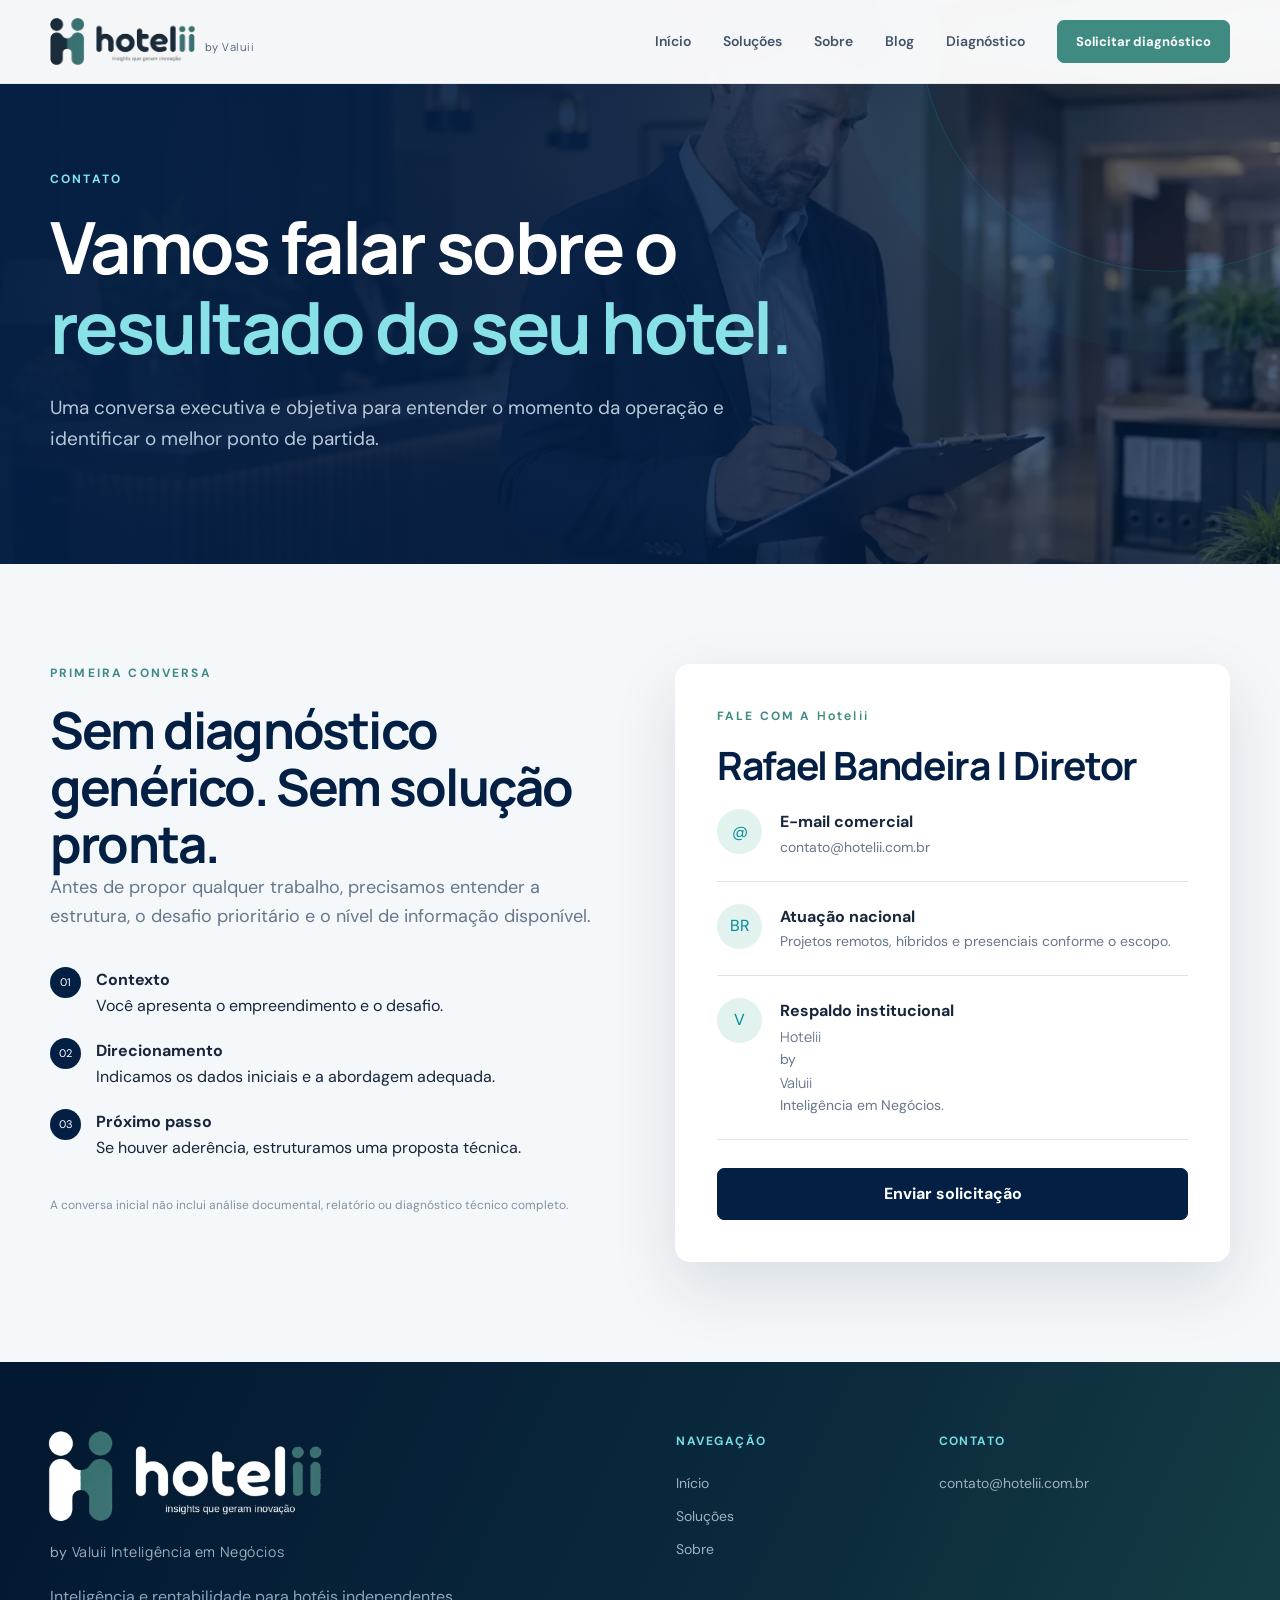
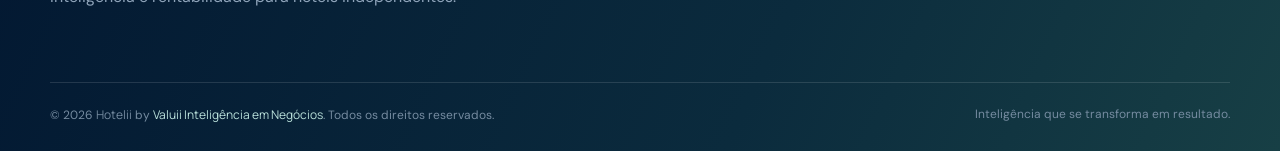
<file: contato.html>
<!doctype html><html lang="pt-BR"><head><meta charset="utf-8"><meta name="viewport" content="width=device-width,initial-scale=1"><title>Contato | Hotelii by Valuii</title><meta name="description" content="Converse com a Hotelii sobre controladoria, rentabilidade e performance do seu hotel."><link rel="canonical" href="https://www.hotelii.com.br/contato.html"><link rel="icon" href="assets/images/hotelii-favicon.png" type="image/png"><link rel="stylesheet" href="assets/css/style.css"></head><body>
<header class="site-header" data-header><div class="container nav-wrap"><a class="brand" href="index.html"><img src="assets/images/hotelii-logo.png" alt="Hotelii"><span>by Valuii</span></a><button class="nav-toggle" aria-label="Abrir menu" aria-expanded="false" data-nav-toggle><span></span><span></span></button><nav class="main-nav" data-nav><a href="index.html">Início</a><a href="solucoes.html">Soluções</a><a href="sobre.html">Sobre</a><a href="insights.html">Blog</a><a href="diagnostico/">Diagnóstico</a><a class="button button-small active" href="contato.html">Solicitar diagnóstico</a></nav></div></header>
<main><section class="inner-hero inner-hero-contact"><div class="container" data-reveal><p class="eyebrow light">Contato</p><h1>Vamos falar sobre o <span>resultado do seu hotel.</span></h1><p>Uma conversa executiva e objetiva para entender o momento da operação e identificar o melhor ponto de partida.</p></div></section><section class="contact-section"><div class="container contact-grid"><div class="contact-copy" data-reveal><p class="eyebrow">Primeira conversa</p><h2>Sem diagnóstico genérico. Sem solução pronta.</h2><p>Antes de propor qualquer trabalho, precisamos entender a estrutura, o desafio prioritário e o nível de informação disponível.</p><ol class="contact-steps"><li><span>01</span><div><b>Contexto</b><br>Você apresenta o empreendimento e o desafio.</div></li><li><span>02</span><div><b>Direcionamento</b><br>Indicamos os dados iniciais e a abordagem adequada.</div></li><li><span>03</span><div><b>Próximo passo</b><br>Se houver aderência, estruturamos uma proposta técnica.</div></li></ol><p class="contact-note">A conversa inicial não inclui análise documental, relatório ou diagnóstico técnico completo.</p></div><div class="contact-card" data-reveal><p class="eyebrow">Fale com a Hotelii</p><h2>Rafael Bandeira | Diretor</h2><div class="contact-option"><i>@</i><div><b>E-mail comercial</b><a href="mailto:contato@hotelii.com.br?subject=Conversa%20executiva%20-%20Hotelii&body=Olá%2C%20gostaria%20de%20conversar%20sobre%20a%20gestão%20e%20a%20rentabilidade%20do%20meu%20hotel."><span>contato@hotelii.com.br</span></a></div></div><div class="contact-option"><i>BR</i><div><b>Atuação nacional</b><span>Projetos remotos, híbridos e presenciais conforme o escopo.</span></div></div><div class="contact-option"><i>V</i><div><b>Respaldo institucional</b><span>Hotelii by Valuii Inteligência em Negócios.</span></div></div><a class="button button-dark" style="width:100%;margin-top:28px" href="mailto:contato@hotelii.com.br?subject=Solicitação%20de%20conversa%20executiva%20-%20Hotelii">Enviar solicitação</a></div></div></section></main>
<footer class="site-footer"><div class="container footer-grid"><div class="footer-brand"><img src="assets/images/hotelii-logo-footer.png" alt="Hotelii"><span>by <a class="valuii-brand" href="https://www.valuii.com.br/" target="_blank" rel="noopener">Valuii Inteligência em Negócios</a></span><p>Inteligência e rentabilidade para hotéis independentes.</p></div><div><b>Navegação</b><a href="index.html">Início</a><a href="solucoes.html">Soluções</a><a href="sobre.html">Sobre</a></div><div><b>Contato</b><a href="mailto:contato@hotelii.com.br">contato@hotelii.com.br</a></div></div><div class="container footer-bottom"><span>© 2026 Hotelii by <a class="valuii-brand" href="https://www.valuii.com.br/" target="_blank" rel="noopener">Valuii Inteligência em Negócios</a>. Todos os direitos reservados.</span><span>Inteligência que se transforma em resultado.</span></div></footer><script src="assets/js/main.js" defer></script></body></html>
</file>
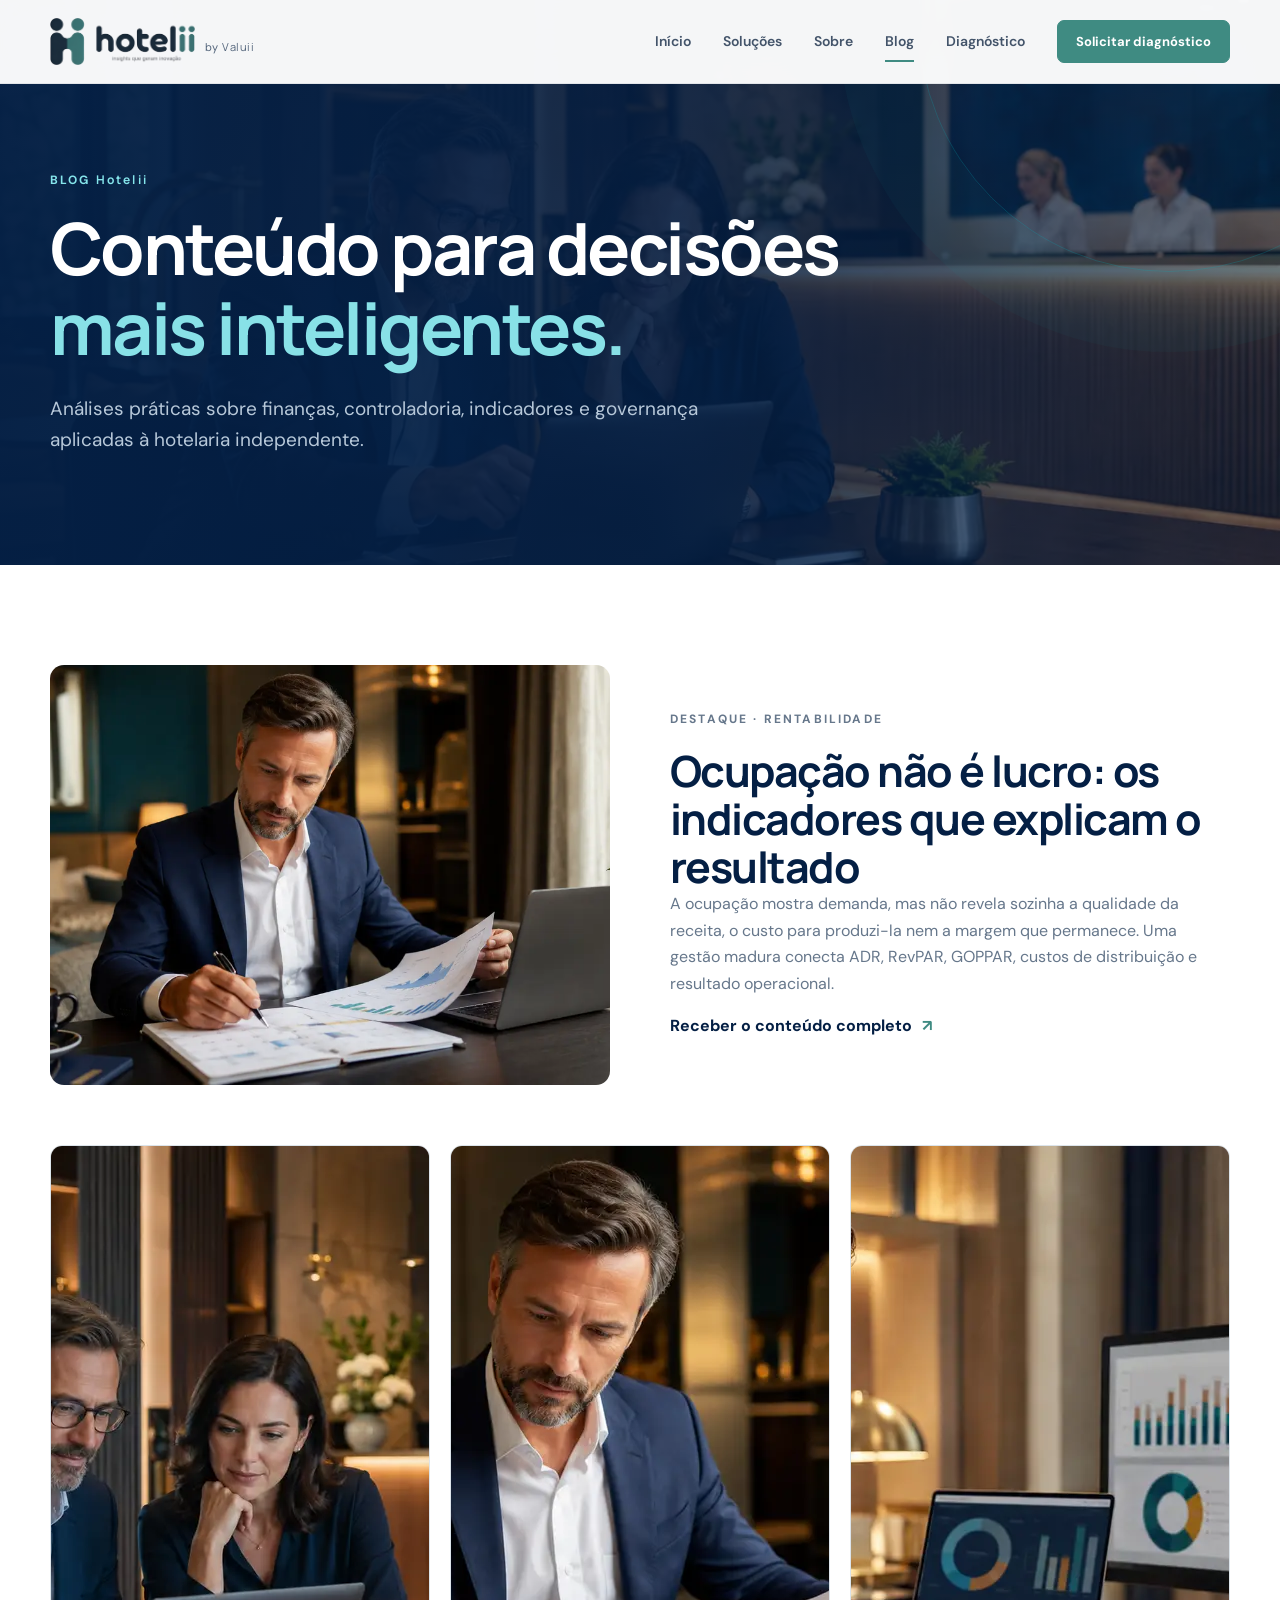
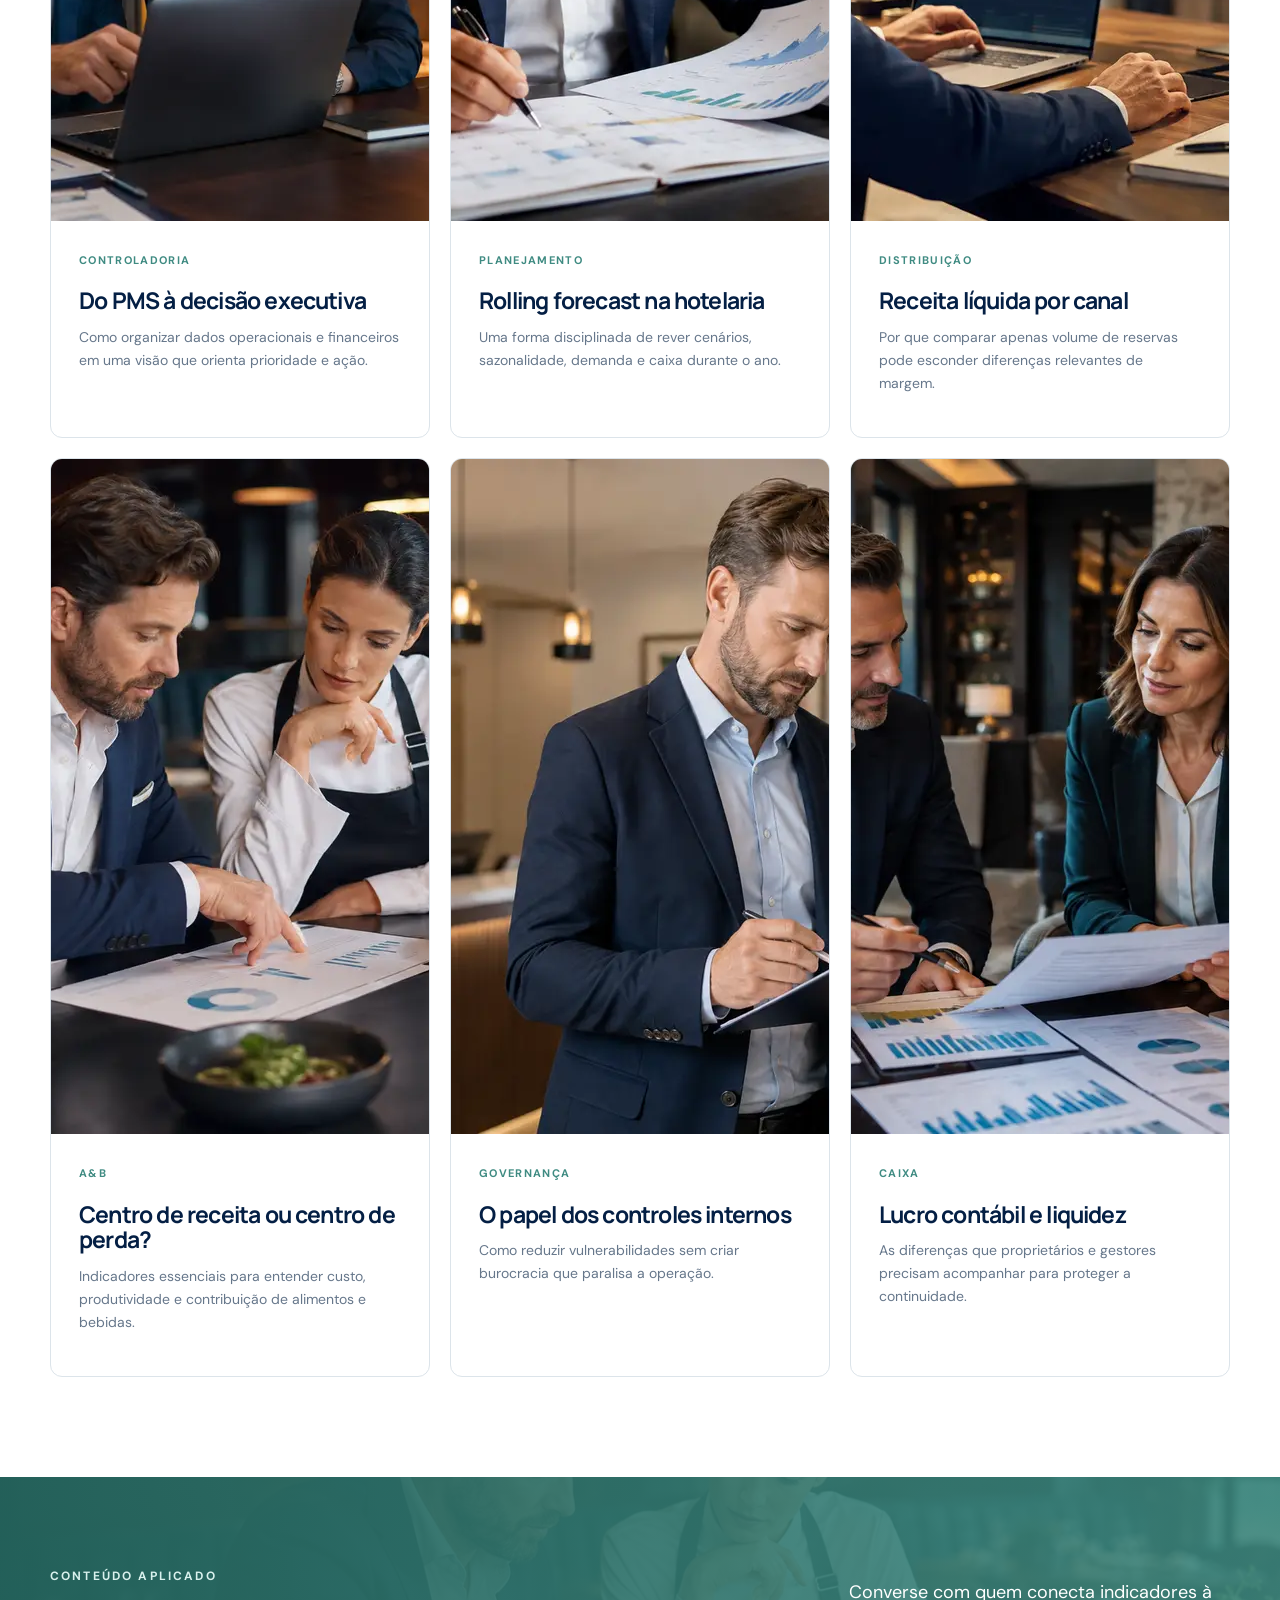
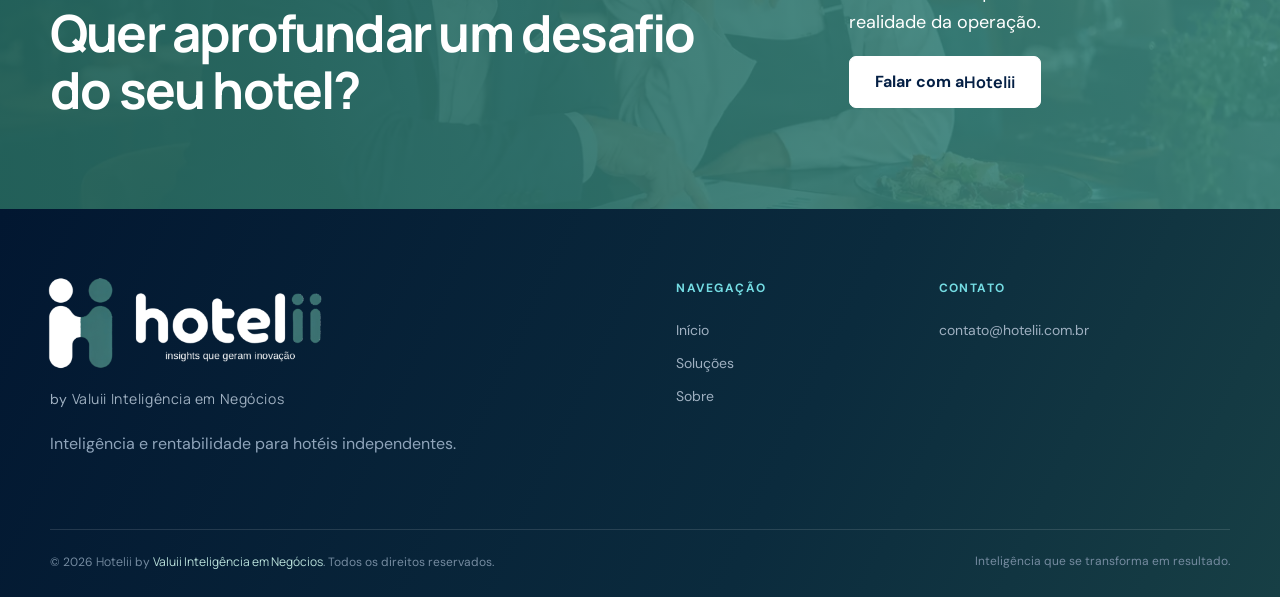
<file: insights.html>
<!doctype html><html lang="pt-BR"><head><meta charset="utf-8"><meta name="viewport" content="width=device-width,initial-scale=1"><title>Blog | Hotelii by Valuii</title><meta name="description" content="Conteúdo sobre controladoria, indicadores, rentabilidade e gestão de hotéis independentes."><meta property="og:type" content="website"><meta property="og:title" content="Blog Hotelii"><meta property="og:description" content="Conteúdo aplicado à gestão e à rentabilidade de hotéis independentes."><meta property="og:url" content="https://www.hotelii.com.br/insights.html"><meta property="og:image" content="https://www.hotelii.com.br/assets/images/hotel-hero.jpg"><meta name="twitter:card" content="summary_large_image"><link rel="canonical" href="https://www.hotelii.com.br/insights.html"><link rel="icon" href="assets/images/hotelii-favicon.png" type="image/png"><link rel="stylesheet" href="assets/css/style.css"></head><body>
<header class="site-header" data-header><div class="container nav-wrap"><a class="brand" href="index.html"><img src="assets/images/hotelii-logo.png" alt="Hotelii"><span>by Valuii</span></a><button class="nav-toggle" aria-label="Abrir menu" aria-expanded="false" data-nav-toggle><span></span><span></span></button><nav class="main-nav" data-nav><a href="index.html">Início</a><a href="solucoes.html">Soluções</a><a href="sobre.html">Sobre</a><a class="active" href="insights.html">Blog</a><a href="diagnostico/">Diagnóstico</a><a class="button button-small" href="contato.html">Solicitar diagnóstico</a></nav></div></header>
<main><section class="inner-hero inner-hero-insights"><div class="container" data-reveal><p class="eyebrow light">Blog Hotelii</p><h1>Conteúdo para decisões <span>mais inteligentes.</span></h1><p>Análises práticas sobre finanças, controladoria, indicadores e governança aplicadas à hotelaria independente.</p></div></section><section class="content-page"><div class="container"><article class="article-feature" data-reveal><img src="assets/images/insights/rolling-forecast-hotelaria.webp" alt="Executivo hoteleiro analisando relatórios, projeções e indicadores" width="1800" height="1200" fetchpriority="high"><div><p class="eyebrow">Destaque · Rentabilidade</p><h2>Ocupação não é lucro: os indicadores que explicam o resultado</h2><p>A ocupação mostra demanda, mas não revela sozinha a qualidade da receita, o custo para produzi-la nem a margem que permanece. Uma gestão madura conecta ADR, RevPAR, GOPPAR, custos de distribuição e resultado operacional.</p><a class="text-link" href="mailto:contato@hotelii.com.br?subject=Hotelii%20Blog%20-%20Ocupação%20e%20rentabilidade">Receber o conteúdo completo <span>↗</span></a></div></article><div class="article-list"><article data-reveal><img src="assets/images/insights/pms-decisao-executiva.webp" alt="Gestores de hotel analisando dados integrados do PMS" width="1200" height="675" loading="lazy"><div><span>Controladoria</span><h3>Do PMS à decisão executiva</h3><p>Como organizar dados operacionais e financeiros em uma visão que orienta prioridade e ação.</p></div></article><article data-reveal><img src="assets/images/insights/rolling-forecast-hotelaria.webp" alt="Executivo hoteleiro revisando projeções e cenários sazonais" width="1200" height="675" loading="lazy"><div><span>Planejamento</span><h3>Rolling forecast na hotelaria</h3><p>Uma forma disciplinada de rever cenários, sazonalidade, demanda e caixa durante o ano.</p></div></article><article data-reveal><img src="assets/images/insights/receita-liquida-canal.webp" alt="Revenue manager comparando desempenho e receita de canais de reserva" width="1200" height="675" loading="lazy"><div><span>Distribuição</span><h3>Receita líquida por canal</h3><p>Por que comparar apenas volume de reservas pode esconder diferenças relevantes de margem.</p></div></article><article data-reveal><img src="assets/images/insights/alimentos-bebidas-resultado.webp" alt="Gestores avaliando custos e resultados de alimentos e bebidas" width="1200" height="675" loading="lazy"><div><span>A&amp;B</span><h3>Centro de receita ou centro de perda?</h3><p>Indicadores essenciais para entender custo, produtividade e contribuição de alimentos e bebidas.</p></div></article><article data-reveal><img src="assets/images/insights/controles-internos-hotel.webp" alt="Profissional verificando controles internos na operação hoteleira" width="1200" height="675" loading="lazy"><div><span>Governança</span><h3>O papel dos controles internos</h3><p>Como reduzir vulnerabilidades sem criar burocracia que paralisa a operação.</p></div></article><article data-reveal><img src="assets/images/insights/lucro-liquidez.webp" alt="Gestores de hotel analisando lucro, caixa e liquidez" width="1200" height="675" loading="lazy"><div><span>Caixa</span><h3>Lucro contábil e liquidez</h3><p>As diferenças que proprietários e gestores precisam acompanhar para proteger a continuidade.</p></div></article></div></div></section><section class="cta-section"><div class="container cta-grid"><div><p class="eyebrow light">Conteúdo aplicado</p><h2>Quer aprofundar um desafio do seu hotel?</h2></div><div><p>Converse com quem conecta indicadores à realidade da operação.</p><a class="button button-white" href="contato.html">Falar com a Hotelii</a></div></div></section></main>
<footer class="site-footer"><div class="container footer-grid"><div class="footer-brand"><img src="assets/images/hotelii-logo-footer.png" alt="Hotelii"><span>by <a class="valuii-brand" href="https://www.valuii.com.br/" target="_blank" rel="noopener">Valuii Inteligência em Negócios</a></span><p>Inteligência e rentabilidade para hotéis independentes.</p></div><div><b>Navegação</b><a href="index.html">Início</a><a href="solucoes.html">Soluções</a><a href="sobre.html">Sobre</a></div><div><b>Contato</b><a href="mailto:contato@hotelii.com.br">contato@hotelii.com.br</a></div></div><div class="container footer-bottom"><span>© 2026 Hotelii by <a class="valuii-brand" href="https://www.valuii.com.br/" target="_blank" rel="noopener">Valuii Inteligência em Negócios</a>. Todos os direitos reservados.</span><span>Inteligência que se transforma em resultado.</span></div></footer><script src="assets/js/main.js" defer></script></body></html>
</file>
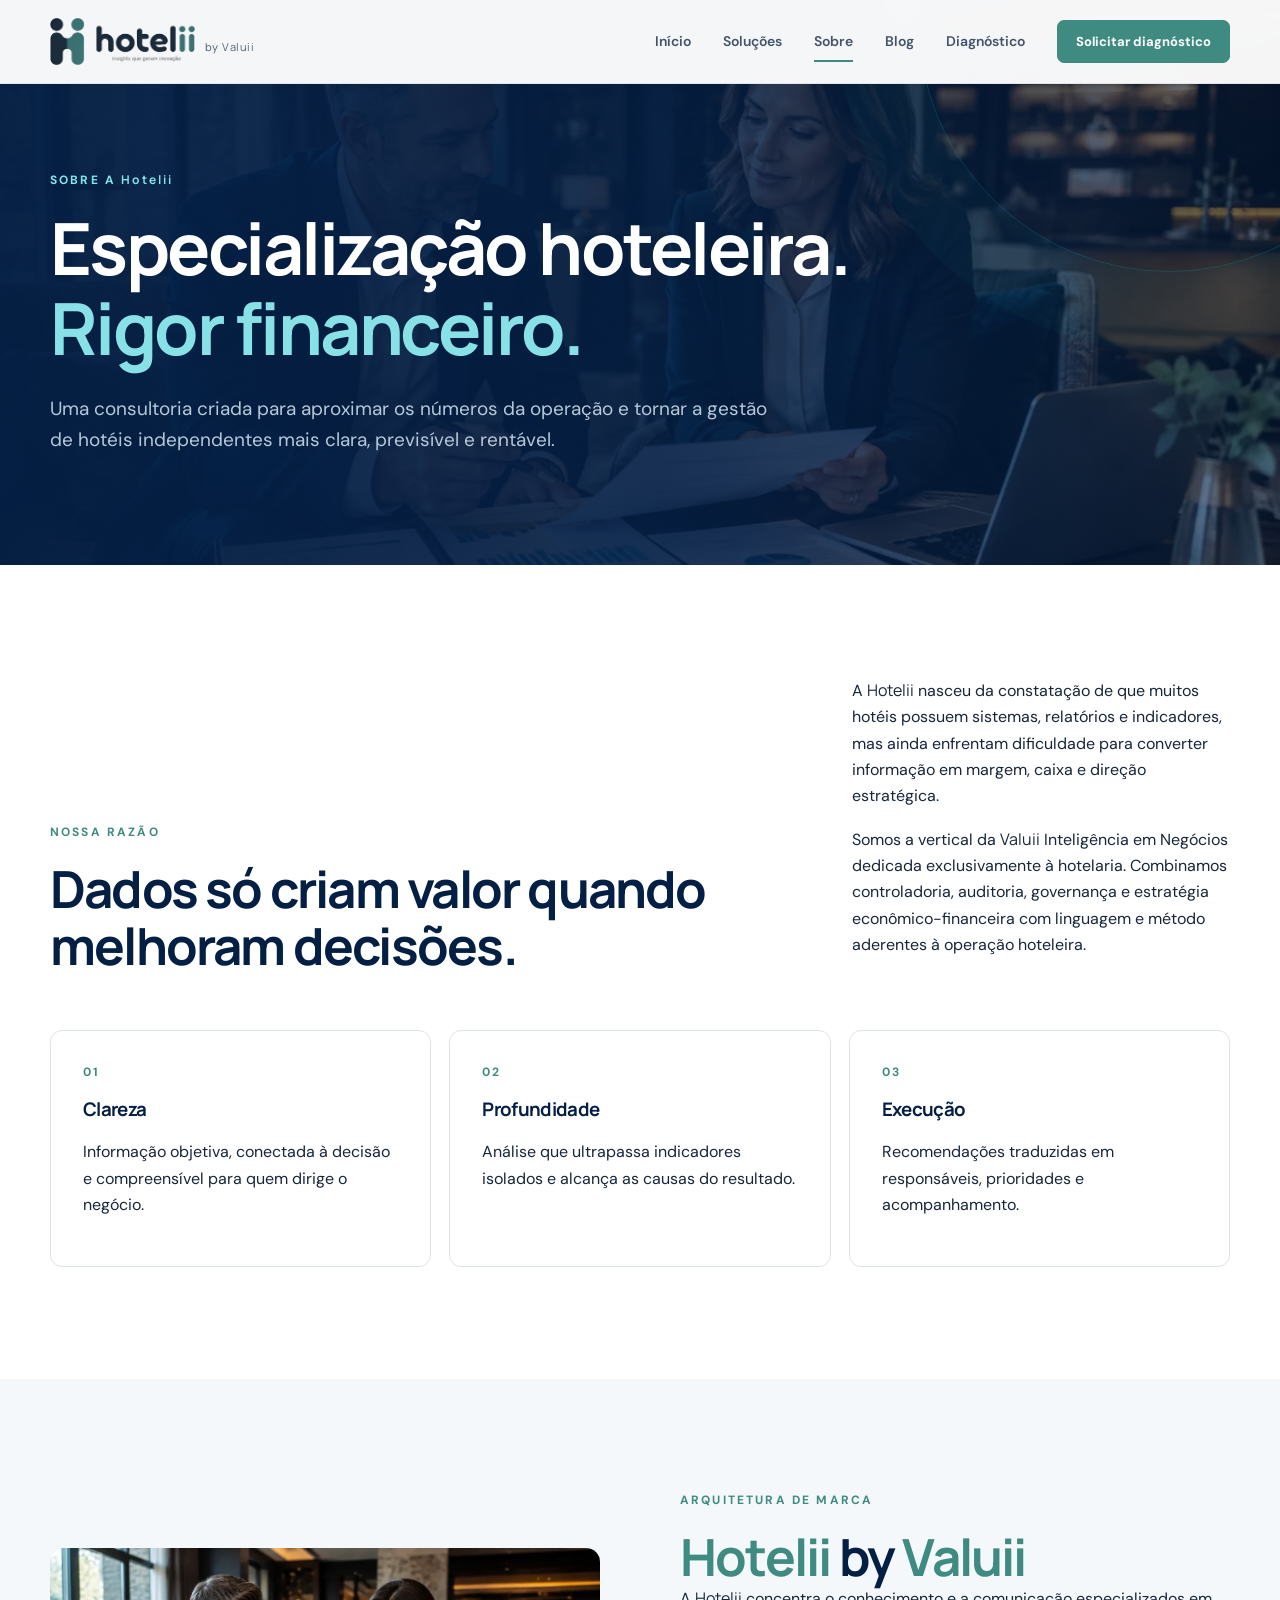
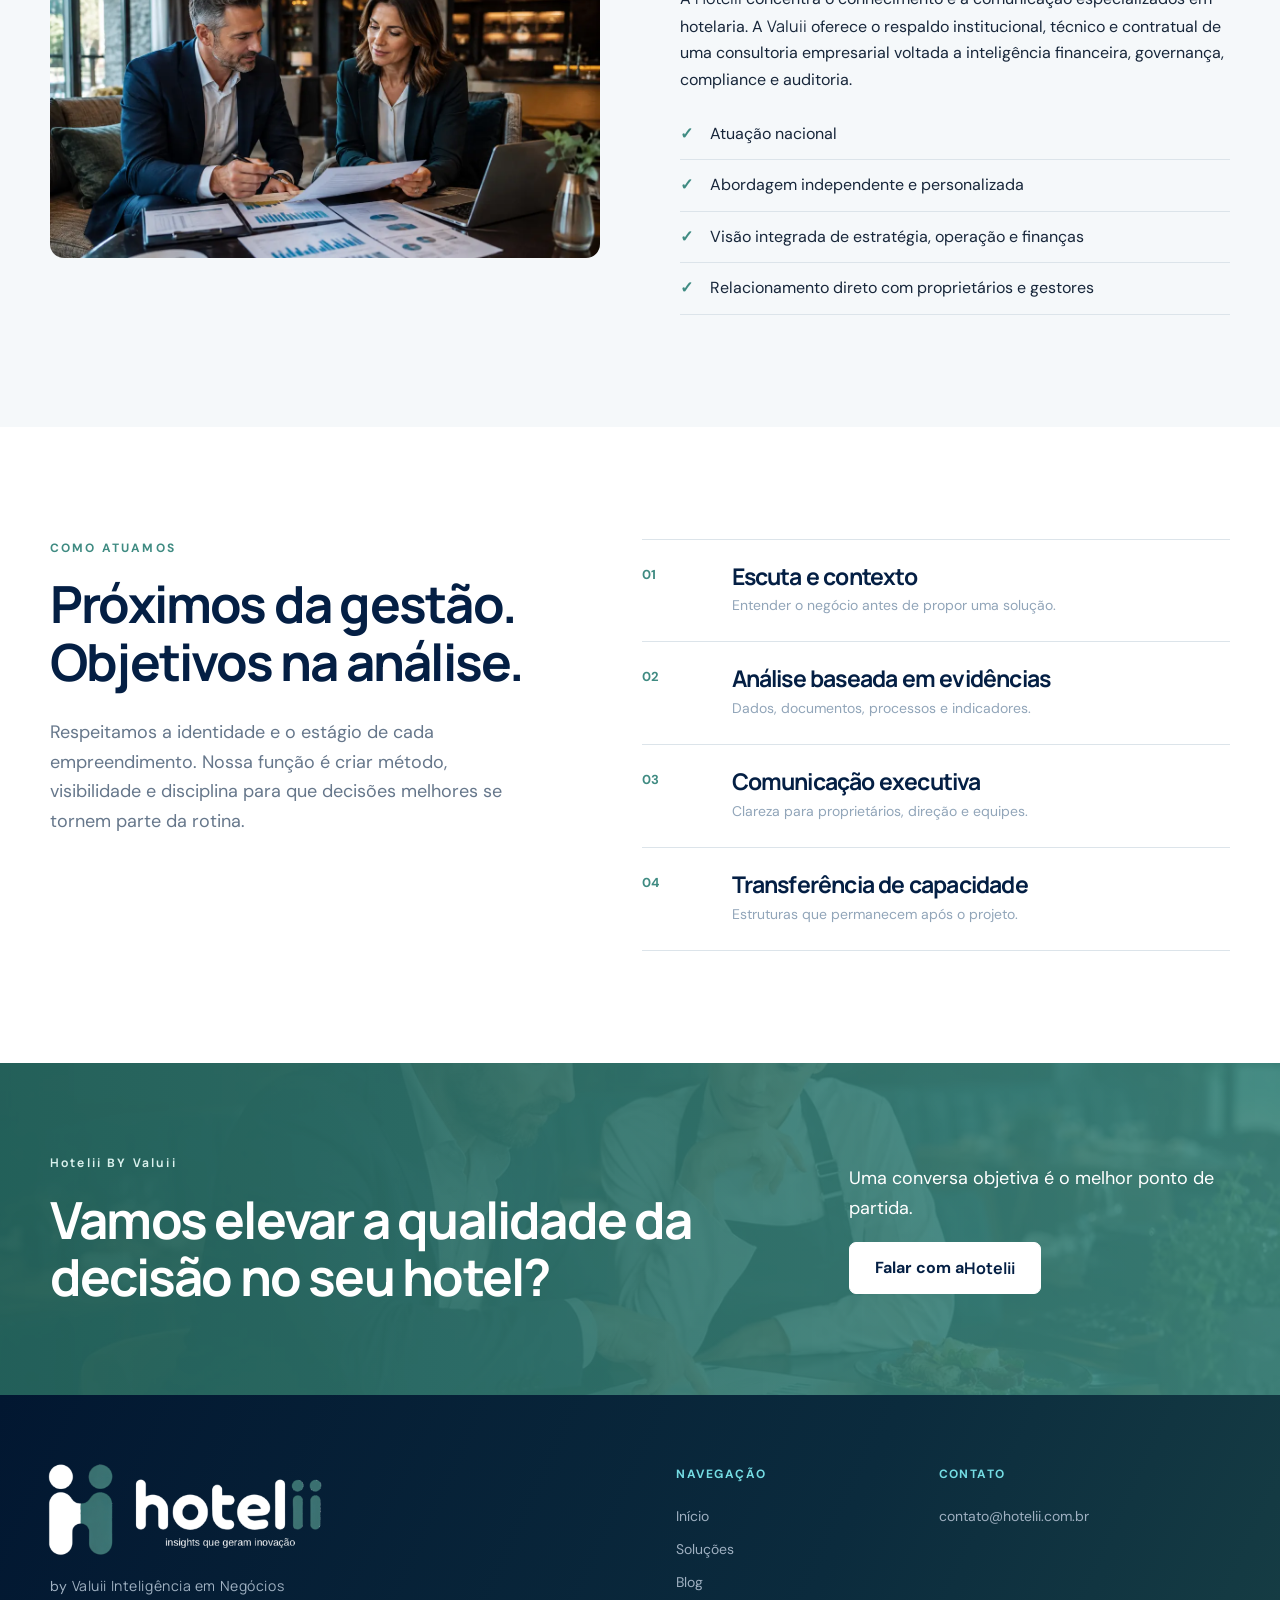
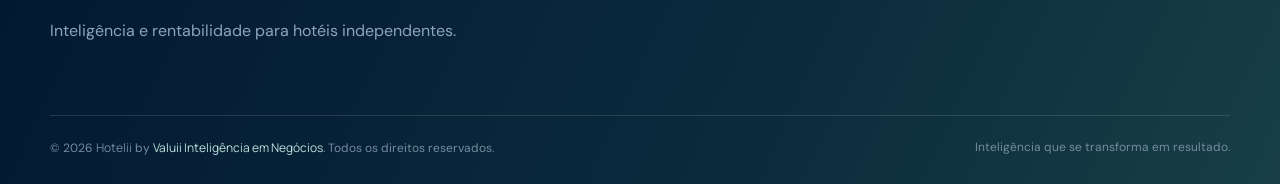
<file: sobre.html>
<!doctype html><html lang="pt-BR"><head><meta charset="utf-8"><meta name="viewport" content="width=device-width,initial-scale=1"><title>Sobre | Hotelii by Valuii</title><meta name="description" content="Conheça a Hotelii, vertical da Valuii dedicada à controladoria e rentabilidade de hotéis independentes."><link rel="canonical" href="https://www.hotelii.com.br/sobre.html"><link rel="icon" href="assets/images/hotelii-favicon.png" type="image/png"><link rel="stylesheet" href="assets/css/style.css"></head><body>
<header class="site-header" data-header><div class="container nav-wrap"><a class="brand" href="index.html"><img src="assets/images/hotelii-logo.png" alt="Hotelii"><span>by Valuii</span></a><button class="nav-toggle" aria-label="Abrir menu" aria-expanded="false" data-nav-toggle><span></span><span></span></button><nav class="main-nav" data-nav><a href="index.html">Início</a><a href="solucoes.html">Soluções</a><a class="active" href="sobre.html">Sobre</a><a href="insights.html">Blog</a><a href="diagnostico/">Diagnóstico</a><a class="button button-small" href="contato.html">Solicitar diagnóstico</a></nav></div></header>
<main><section class="inner-hero inner-hero-about"><div class="container" data-reveal><p class="eyebrow light">Sobre a Hotelii</p><h1>Especialização hoteleira. <span>Rigor financeiro.</span></h1><p>Uma consultoria criada para aproximar os números da operação e tornar a gestão de hotéis independentes mais clara, previsível e rentável.</p></div></section>
<section class="section"><div class="container split-heading" data-reveal><div><p class="eyebrow">Nossa razão</p><h2>Dados só criam valor quando melhoram decisões.</h2></div><div><p>A Hotelii nasceu da constatação de que muitos hotéis possuem sistemas, relatórios e indicadores, mas ainda enfrentam dificuldade para converter informação em margem, caixa e direção estratégica.</p><p>Somos a vertical da Valuii Inteligência em Negócios dedicada exclusivamente à hotelaria. Combinamos controladoria, auditoria, governança e estratégia econômico-financeira com linguagem e método aderentes à operação hoteleira.</p></div></div><div class="container values-grid"><article data-reveal><p class="eyebrow">01</p><h3>Clareza</h3><p>Informação objetiva, conectada à decisão e compreensível para quem dirige o negócio.</p></article><article data-reveal><p class="eyebrow">02</p><h3>Profundidade</h3><p>Análise que ultrapassa indicadores isolados e alcança as causas do resultado.</p></article><article data-reveal><p class="eyebrow">03</p><h3>Execução</h3><p>Recomendações traduzidas em responsáveis, prioridades e acompanhamento.</p></article></div></section>
<section class="section profile-band"><div class="container profile-grid"><img src="assets/images/insights/lucro-liquidez.webp" alt="Gestores hoteleiros analisando indicadores de resultado, caixa e liquidez" loading="lazy" data-reveal><div data-reveal><p class="eyebrow">Arquitetura de marca</p><h2>Hotelii by Valuii</h2><p>A Hotelii concentra o conhecimento e a comunicação especializados em hotelaria. A Valuii oferece o respaldo institucional, técnico e contratual de uma consultoria empresarial voltada a inteligência financeira, governança, compliance e auditoria.</p><ul class="check-list"><li>Atuação nacional</li><li>Abordagem independente e personalizada</li><li>Visão integrada de estratégia, operação e finanças</li><li>Relacionamento direto com proprietários e gestores</li></ul></div></div></section>
<section class="section"><div class="container method-grid" style="color:var(--ink)"><div class="method-copy" data-reveal><p class="eyebrow">Como atuamos</p><h2 style="color:var(--navy)">Próximos da gestão. Objetivos na análise.</h2><p style="color:var(--muted)">Respeitamos a identidade e o estágio de cada empreendimento. Nossa função é criar método, visibilidade e disciplina para que decisões melhores se tornem parte da rotina.</p></div><ol class="method-steps" style="border-color:var(--line)" data-reveal><li style="border-color:var(--line)"><span>01</span><div><h3 style="color:var(--navy)">Escuta e contexto</h3><p>Entender o negócio antes de propor uma solução.</p></div></li><li style="border-color:var(--line)"><span>02</span><div><h3 style="color:var(--navy)">Análise baseada em evidências</h3><p>Dados, documentos, processos e indicadores.</p></div></li><li style="border-color:var(--line)"><span>03</span><div><h3 style="color:var(--navy)">Comunicação executiva</h3><p>Clareza para proprietários, direção e equipes.</p></div></li><li style="border-color:var(--line)"><span>04</span><div><h3 style="color:var(--navy)">Transferência de capacidade</h3><p>Estruturas que permanecem após o projeto.</p></div></li></ol></div></section><section class="cta-section"><div class="container cta-grid"><div><p class="eyebrow light">Hotelii by Valuii</p><h2>Vamos elevar a qualidade da decisão no seu hotel?</h2></div><div><p>Uma conversa objetiva é o melhor ponto de partida.</p><a class="button button-white" href="contato.html">Falar com a Hotelii</a></div></div></section></main>
<footer class="site-footer"><div class="container footer-grid"><div class="footer-brand"><img src="assets/images/hotelii-logo-footer.png" alt="Hotelii"><span>by <a class="valuii-brand" href="https://www.valuii.com.br/" target="_blank" rel="noopener">Valuii Inteligência em Negócios</a></span><p>Inteligência e rentabilidade para hotéis independentes.</p></div><div><b>Navegação</b><a href="index.html">Início</a><a href="solucoes.html">Soluções</a><a href="insights.html">Blog</a></div><div><b>Contato</b><a href="mailto:contato@hotelii.com.br">contato@hotelii.com.br</a></div></div><div class="container footer-bottom"><span>© 2026 Hotelii by <a class="valuii-brand" href="https://www.valuii.com.br/" target="_blank" rel="noopener">Valuii Inteligência em Negócios</a>. Todos os direitos reservados.</span><span>Inteligência que se transforma em resultado.</span></div></footer><script src="assets/js/main.js" defer></script></body></html>
</file>
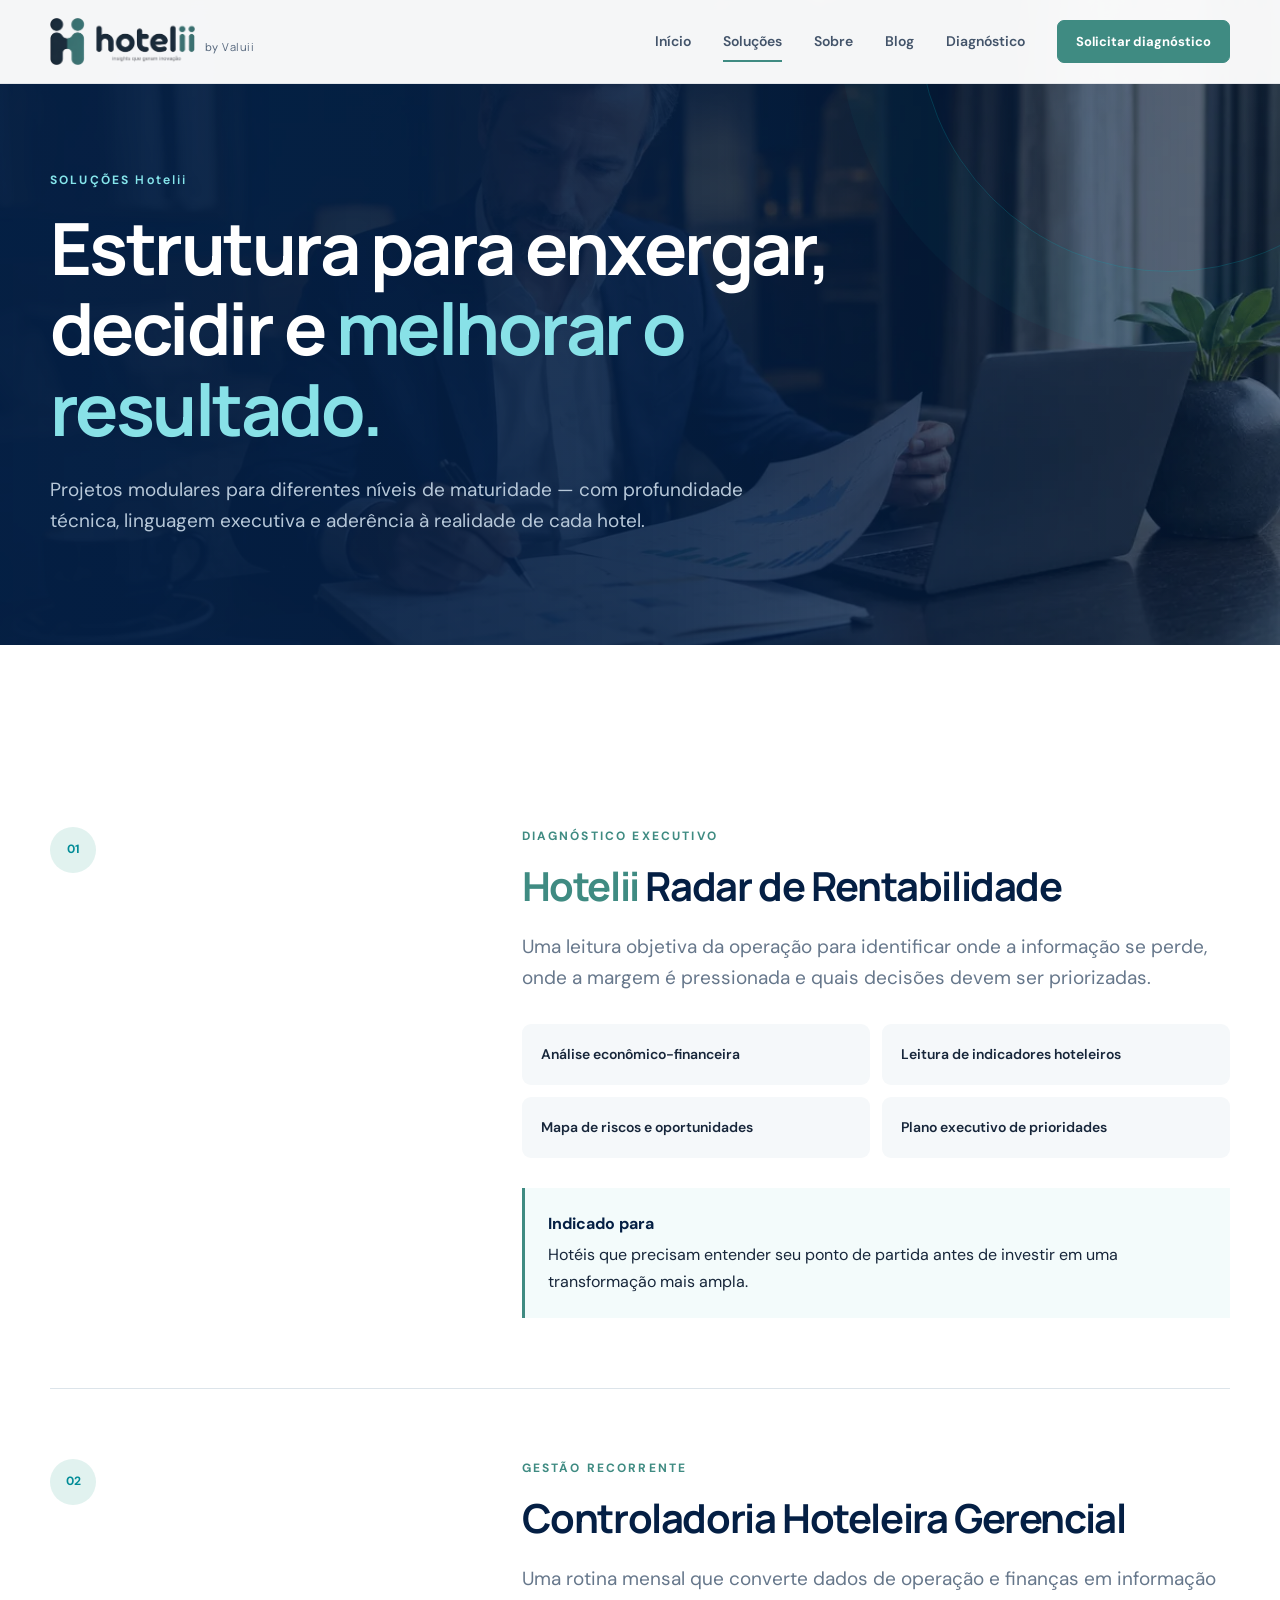
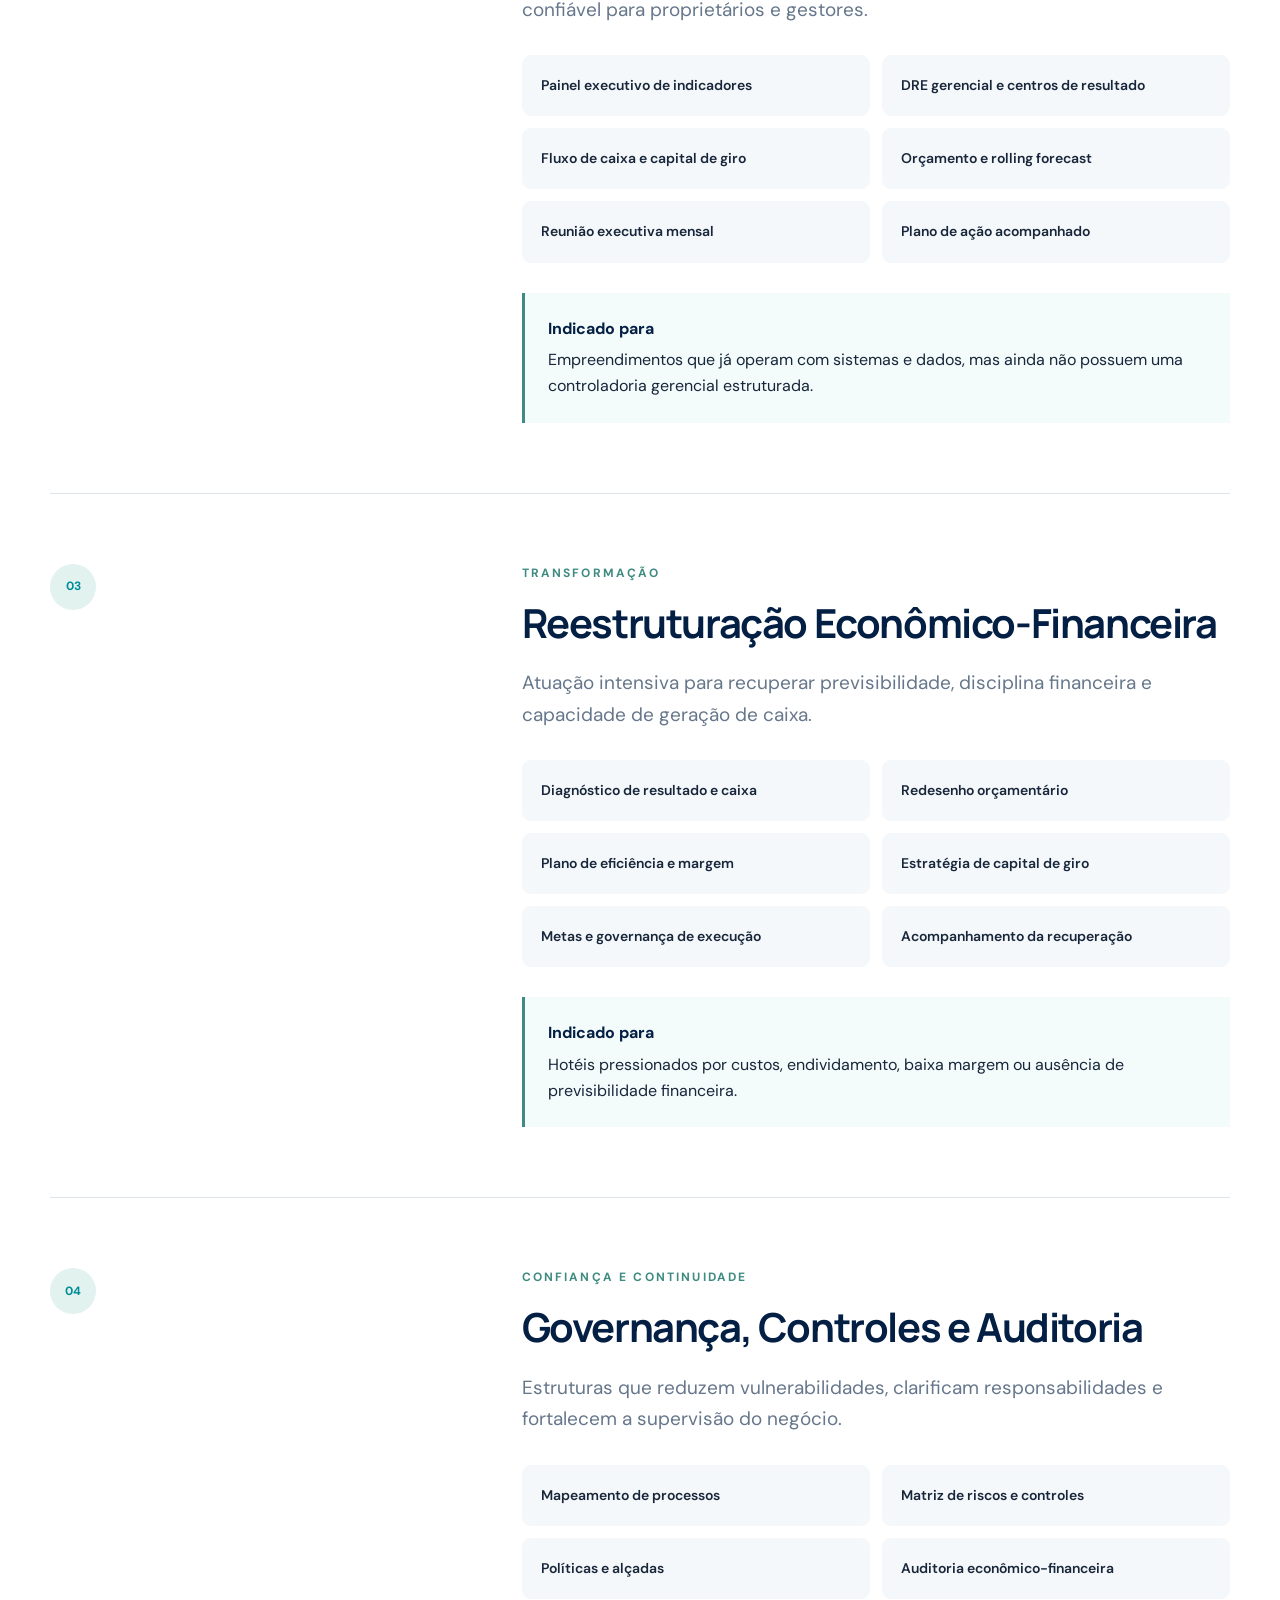
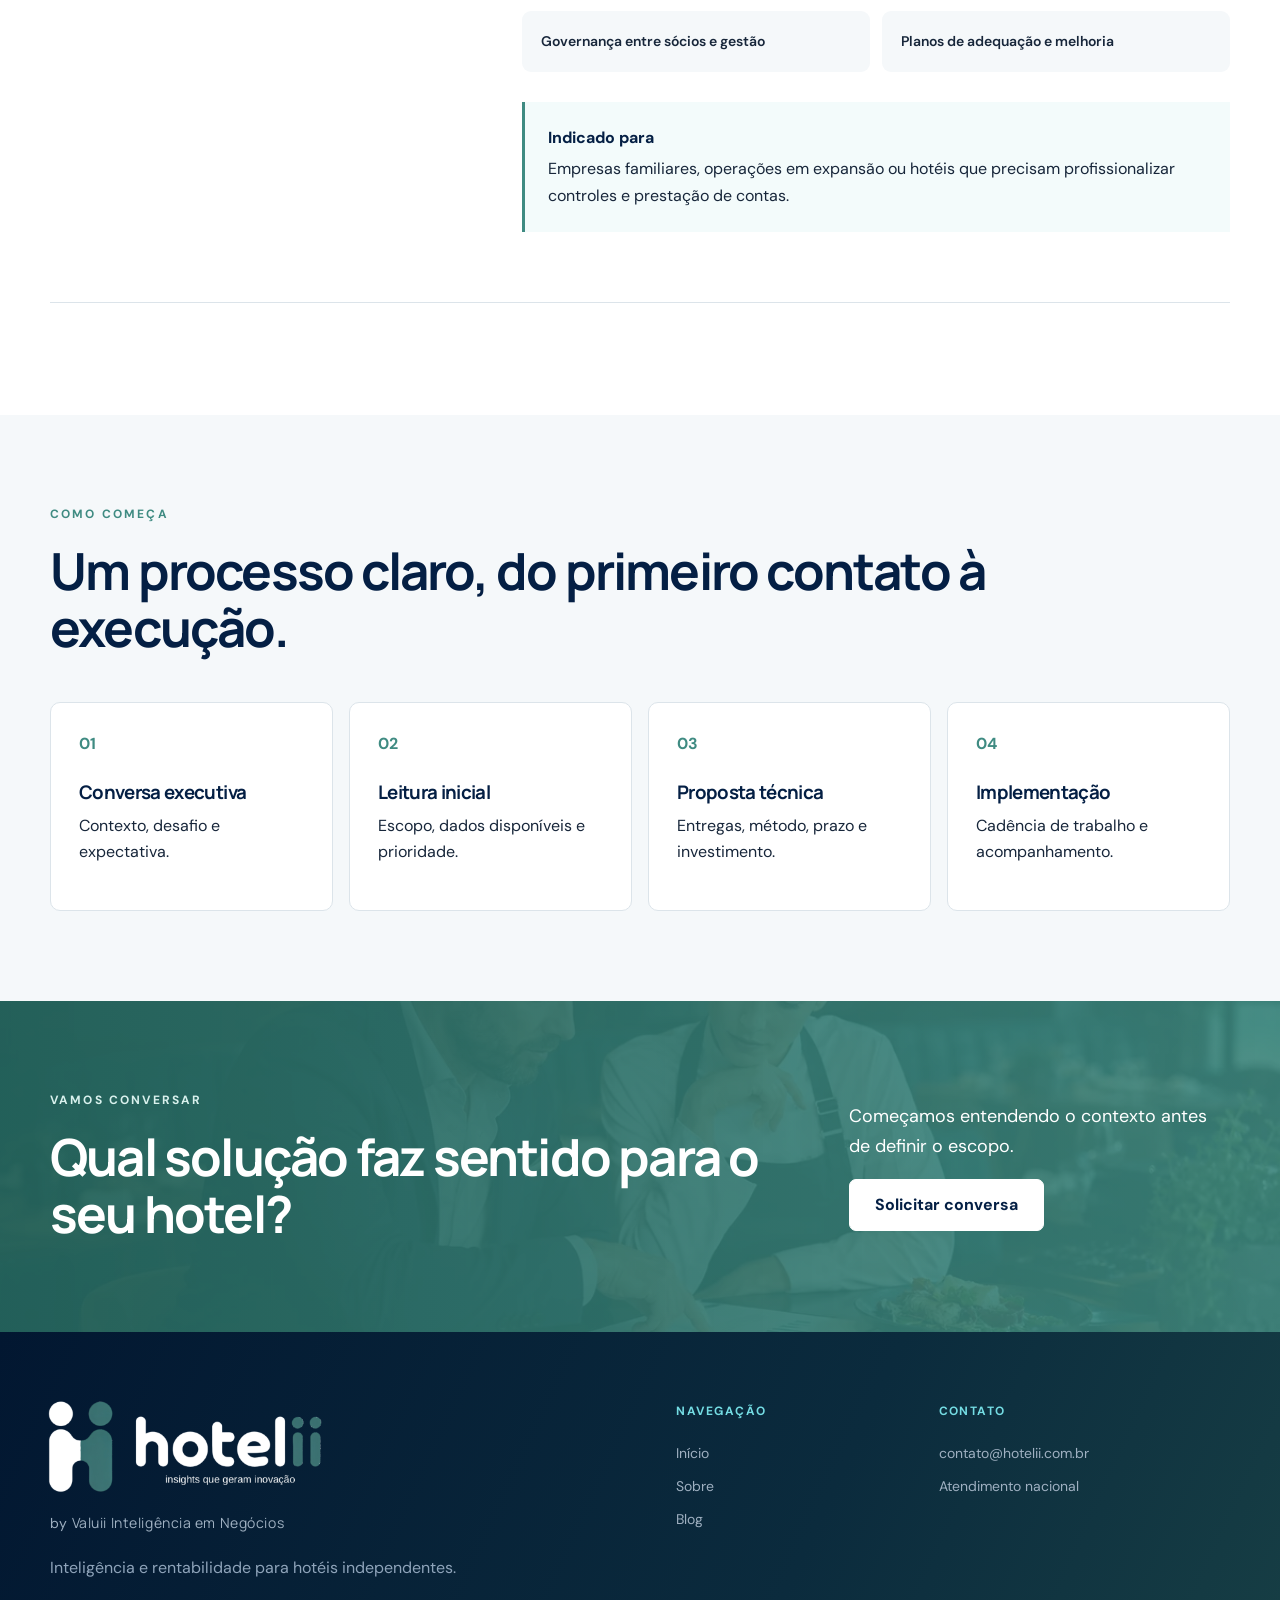
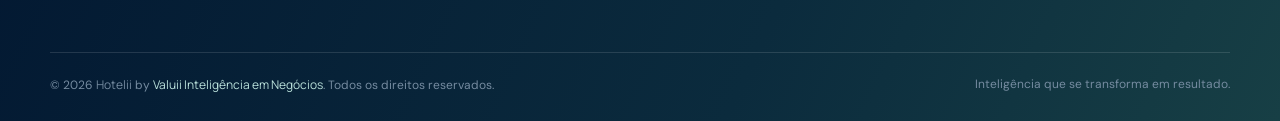
<file: solucoes.html>
<!doctype html><html lang="pt-BR"><head><meta charset="utf-8"><meta name="viewport" content="width=device-width,initial-scale=1"><title>Soluções | Hotelii by Valuii</title><meta name="description" content="Diagnóstico, controladoria, reestruturação e governança para hotéis independentes."><link rel="canonical" href="https://www.hotelii.com.br/solucoes.html"><link rel="icon" href="assets/images/hotelii-favicon.png" type="image/png"><link rel="stylesheet" href="assets/css/style.css"></head><body>
<header class="site-header" data-header><div class="container nav-wrap"><a class="brand" href="index.html"><img src="assets/images/hotelii-logo.png" alt="Hotelii"><span>by Valuii</span></a><button class="nav-toggle" aria-label="Abrir menu" aria-expanded="false" data-nav-toggle><span></span><span></span></button><nav class="main-nav" data-nav><a href="index.html">Início</a><a class="active" href="solucoes.html">Soluções</a><a href="sobre.html">Sobre</a><a href="insights.html">Blog</a><a href="diagnostico/">Diagnóstico</a><a class="button button-small" href="contato.html">Solicitar diagnóstico</a></nav></div></header>
<main><section class="inner-hero inner-hero-solutions"><div class="container" data-reveal><p class="eyebrow light">Soluções Hotelii</p><h1>Estrutura para enxergar, decidir e <span>melhorar o resultado.</span></h1><p>Projetos modulares para diferentes níveis de maturidade — com profundidade técnica, linguagem executiva e aderência à realidade de cada hotel.</p></div></section>
<section class="section"><div class="container">
<article class="service-detail" id="radar" data-reveal><div class="service-label"><span>01</span></div><div class="service-content"><p class="eyebrow">Diagnóstico executivo</p><h2>Hotelii Radar de Rentabilidade</h2><p class="lead">Uma leitura objetiva da operação para identificar onde a informação se perde, onde a margem é pressionada e quais decisões devem ser priorizadas.</p><div class="deliverables"><div>Análise econômico-financeira</div><div>Leitura de indicadores hoteleiros</div><div>Mapa de riscos e oportunidades</div><div>Plano executivo de prioridades</div></div><div class="fit-box"><b>Indicado para</b>Hotéis que precisam entender seu ponto de partida antes de investir em uma transformação mais ampla.</div></div></article>
<article class="service-detail" id="controladoria" data-reveal><div class="service-label"><span>02</span></div><div class="service-content"><p class="eyebrow">Gestão recorrente</p><h2>Controladoria Hoteleira Gerencial</h2><p class="lead">Uma rotina mensal que converte dados de operação e finanças em informação confiável para proprietários e gestores.</p><div class="deliverables"><div>Painel executivo de indicadores</div><div>DRE gerencial e centros de resultado</div><div>Fluxo de caixa e capital de giro</div><div>Orçamento e rolling forecast</div><div>Reunião executiva mensal</div><div>Plano de ação acompanhado</div></div><div class="fit-box"><b>Indicado para</b>Empreendimentos que já operam com sistemas e dados, mas ainda não possuem uma controladoria gerencial estruturada.</div></div></article>
<article class="service-detail" id="reestruturacao" data-reveal><div class="service-label"><span>03</span></div><div class="service-content"><p class="eyebrow">Transformação</p><h2>Reestruturação Econômico-Financeira</h2><p class="lead">Atuação intensiva para recuperar previsibilidade, disciplina financeira e capacidade de geração de caixa.</p><div class="deliverables"><div>Diagnóstico de resultado e caixa</div><div>Redesenho orçamentário</div><div>Plano de eficiência e margem</div><div>Estratégia de capital de giro</div><div>Metas e governança de execução</div><div>Acompanhamento da recuperação</div></div><div class="fit-box"><b>Indicado para</b>Hotéis pressionados por custos, endividamento, baixa margem ou ausência de previsibilidade financeira.</div></div></article>
<article class="service-detail" id="governanca" data-reveal><div class="service-label"><span>04</span></div><div class="service-content"><p class="eyebrow">Confiança e continuidade</p><h2>Governança, Controles e Auditoria</h2><p class="lead">Estruturas que reduzem vulnerabilidades, clarificam responsabilidades e fortalecem a supervisão do negócio.</p><div class="deliverables"><div>Mapeamento de processos</div><div>Matriz de riscos e controles</div><div>Políticas e alçadas</div><div>Auditoria econômico-financeira</div><div>Governança entre sócios e gestão</div><div>Planos de adequação e melhoria</div></div><div class="fit-box"><b>Indicado para</b>Empresas familiares, operações em expansão ou hotéis que precisam profissionalizar controles e prestação de contas.</div></div></article>
</div></section><section class="process-band"><div class="container"><p class="eyebrow">Como começa</p><h2>Um processo claro, do primeiro contato à execução.</h2><div class="process-grid"><article><span>01</span><h3>Conversa executiva</h3><p>Contexto, desafio e expectativa.</p></article><article><span>02</span><h3>Leitura inicial</h3><p>Escopo, dados disponíveis e prioridade.</p></article><article><span>03</span><h3>Proposta técnica</h3><p>Entregas, método, prazo e investimento.</p></article><article><span>04</span><h3>Implementação</h3><p>Cadência de trabalho e acompanhamento.</p></article></div></div></section><section class="cta-section"><div class="container cta-grid"><div><p class="eyebrow light">Vamos conversar</p><h2>Qual solução faz sentido para o seu hotel?</h2></div><div><p>Começamos entendendo o contexto antes de definir o escopo.</p><a class="button button-white" href="contato.html">Solicitar conversa</a></div></div></section></main>
<footer class="site-footer"><div class="container footer-grid"><div class="footer-brand"><img src="assets/images/hotelii-logo-footer.png" alt="Hotelii"><span>by <a class="valuii-brand" href="https://www.valuii.com.br/" target="_blank" rel="noopener">Valuii Inteligência em Negócios</a></span><p>Inteligência e rentabilidade para hotéis independentes.</p></div><div><b>Navegação</b><a href="index.html">Início</a><a href="sobre.html">Sobre</a><a href="insights.html">Blog</a></div><div><b>Contato</b><a href="mailto:contato@hotelii.com.br">contato@hotelii.com.br</a><span>Atendimento nacional</span></div></div><div class="container footer-bottom"><span>© 2026 Hotelii by <a class="valuii-brand" href="https://www.valuii.com.br/" target="_blank" rel="noopener">Valuii Inteligência em Negócios</a>. Todos os direitos reservados.</span><span>Inteligência que se transforma em resultado.</span></div></footer><script src="assets/js/main.js" defer></script></body></html>
</file>
<file: assets/css/style.css>
@import url('https://fonts.googleapis.com/css2?family=DM+Sans:wght@400;500;600;700&family=Manrope:wght@500;600;700&display=swap');
:root{--navy:#041f44;--navy-2:#082b58;--navy-3:#102f50;--teal:#3f8b82;--teal-deep:#2d6f69;--teal-soft:#e1f2ef;--ink:#17263a;--muted:#66778b;--line:#dce4ea;--paper:#f5f8fa;--white:#fff;--radius:18px;--shadow:0 24px 65px rgba(4,31,68,.12)}
*{box-sizing:border-box}html{scroll-behavior:smooth}body{margin:0;color:var(--ink);font-family:'DM Sans',Arial,sans-serif;background:var(--white);font-size:16px;line-height:1.65;-webkit-font-smoothing:antialiased}img{max-width:100%;display:block}a{color:inherit;text-decoration:none}button{font:inherit}.container{width:min(1180px,calc(100% - 48px));margin-inline:auto}.skip-link{position:fixed;z-index:999;top:-100px;left:20px;padding:10px 16px;background:white;color:var(--navy)}.skip-link:focus{top:20px}.site-header{position:fixed;z-index:50;top:0;left:0;width:100%;height:84px;display:flex;align-items:center;background:rgba(255,255,255,.96);border-bottom:1px solid rgba(4,31,68,.08);backdrop-filter:blur(16px);transition:.3s}.site-header.scrolled{height:70px;box-shadow:0 8px 30px rgba(4,31,68,.08)}.nav-wrap{display:flex;align-items:center;justify-content:space-between;height:100%}.brand{display:flex;align-items:flex-end;gap:10px}.brand img{width:145px;height:auto}.brand span{font-size:11px;letter-spacing:.04em;text-transform:none;color:#53657b;margin-bottom:9px}.hotelii-word,.valuii-word,.valuii-brand{font-family:"Eastman Alt Pack","Eastman Alternate","Eastman Alt",'Manrope',sans-serif;text-transform:none!important}.valuii-brand{text-decoration:none}.main-nav{display:flex;align-items:center;gap:32px}.main-nav>a:not(.button){font-weight:600;font-size:14px;color:#43546a;position:relative}.main-nav>a:not(.button):after{content:'';position:absolute;left:0;bottom:-9px;width:0;height:2px;background:var(--teal);transition:.25s}.main-nav>a:hover:after,.main-nav>a.active:after{width:100%}.nav-toggle{display:none;border:0;background:none;padding:10px}.nav-toggle span{display:block;width:25px;height:2px;background:var(--navy);margin:5px}.button{display:inline-flex;align-items:center;justify-content:center;min-height:52px;padding:0 25px;border-radius:7px;background:var(--teal);color:white;font-weight:700;transition:transform .2s,box-shadow .2s,background .2s;border:1px solid var(--teal)}.button:hover{transform:translateY(-2px);box-shadow:0 14px 32px rgba(63,139,130,.3);background:var(--teal-deep)}.button-small{min-height:43px;padding:0 18px;font-size:13px}.button-dark{background:var(--navy);border-color:var(--navy);color:white}.button-white{background:white;border-color:white;color:var(--navy)}.text-link{display:inline-flex;gap:10px;align-items:center;font-weight:700;color:var(--navy)}.text-link span{color:var(--teal);transition:.2s}.text-link:hover span{transform:translate(3px,-3px)}.light-link{color:white}.eyebrow{margin:0 0 17px;color:var(--teal);font-size:12px;font-weight:700;letter-spacing:.18em;text-transform:uppercase}.eyebrow.light{color:#85e5eb}h1,h2,h3{font-family:'Manrope','DM Sans',sans-serif;line-height:1.12;letter-spacing:-.035em;margin-top:0}h2{font-size:clamp(34px,4vw,56px);color:var(--navy);margin-bottom:0}h2 span{color:var(--teal)}p{margin-top:0}.section{padding:112px 0}.hero{position:relative;min-height:850px;background:var(--navy);color:white;padding-top:84px;display:flex;align-items:stretch;overflow:hidden}.hero-media{position:absolute;inset:0;background:url('../images/insights/pms-decisao-executiva.webp') 58% center/cover no-repeat;opacity:.52}.hero-overlay{position:absolute;inset:0;background:linear-gradient(90deg,rgba(4,31,68,.98) 0%,rgba(4,31,68,.9) 43%,rgba(4,31,68,.34) 77%,rgba(4,31,68,.12) 100%),linear-gradient(0deg,rgba(4,31,68,.7),transparent 50%)}.hero-grid{position:relative;z-index:2;display:grid;grid-template-columns:1.25fr .75fr;gap:80px;align-items:center;padding-top:80px;padding-bottom:150px}.hero-copy{max-width:780px}.hero h1{font-size:clamp(48px,6.5vw,84px);margin:0 0 28px;color:white}.hero h1 span{color:#8be4e9}.hero-lead{font-size:20px;line-height:1.62;color:#dce8f4;max-width:730px;margin-bottom:35px}.hero-actions{display:flex;align-items:center;gap:30px}.signal-card{align-self:end;margin-bottom:25px;background:rgba(255,255,255,.95);color:var(--navy);border-radius:18px;padding:23px;box-shadow:var(--shadow);backdrop-filter:blur(18px)}.signal-top{display:flex;justify-content:space-between;font-size:11px;font-weight:700;letter-spacing:.1em;text-transform:uppercase;color:#63768b;padding-bottom:16px;border-bottom:1px solid var(--line)}.signal-top i{width:8px;height:8px;border-radius:50%;background:var(--teal);box-shadow:0 0 0 6px rgba(3,171,184,.12)}.signal-main{padding:24px 0 15px}.signal-main span{font-size:13px;color:#75869a}.signal-main strong{display:block;font-size:25px;margin-top:2px}.mini-chart{height:105px;display:flex;gap:8px;align-items:flex-end;margin-top:20px}.mini-chart i{height:var(--h);flex:1;border-radius:5px 5px 0 0;background:linear-gradient(180deg,var(--teal),#a7d8d1)}.signal-metrics{display:grid;grid-template-columns:1fr 1fr;gap:10px}.signal-metrics div{padding:13px;background:var(--paper);border-radius:9px}.signal-metrics span,.signal-metrics b{display:block}.signal-metrics span{font-size:10px;text-transform:uppercase;color:#718298}.signal-metrics b{font-size:11px;margin-top:3px}.hero-strip{position:absolute;z-index:3;left:0;bottom:0;width:100%;background:rgba(2,20,46,.88);border-top:1px solid rgba(255,255,255,.13)}.strip-grid{display:grid;grid-template-columns:repeat(3,1fr)}.strip-grid div{display:flex;flex-direction:column;padding:26px 30px;border-left:1px solid rgba(255,255,255,.1)}.strip-grid div:last-child{border-right:1px solid rgba(255,255,255,.1)}.strip-grid b{font-family:'Manrope';font-size:20px}.strip-grid span{color:#9dafc2;font-size:13px}.split-heading,.section-head{display:grid;grid-template-columns:1.3fr .7fr;gap:100px;align-items:end;margin-bottom:55px}.split-heading>p,.section-head>p{font-size:18px;color:var(--muted);margin-bottom:4px}.problem-section{background:var(--paper)}.pain-grid{display:grid;grid-template-columns:repeat(4,1fr);gap:18px}.pain-card{padding:32px 27px;background:white;border:1px solid #e2e9ee;border-radius:12px;min-height:260px;transition:.25s}.pain-card:hover{transform:translateY(-6px);box-shadow:var(--shadow);border-color:transparent}.pain-card>span{display:inline-flex;width:39px;height:39px;align-items:center;justify-content:center;border-radius:50%;background:var(--teal-soft);color:#008b96;font-weight:700;font-size:12px}.pain-card h3{font-size:23px;color:var(--navy);margin:35px 0 14px}.pain-card p{color:var(--muted);font-size:14px}.solution-list{border-top:1px solid var(--line)}.solution-row{display:grid;grid-template-columns:60px 1fr 1fr 40px;gap:25px;align-items:center;padding:31px 10px;border-bottom:1px solid var(--line);transition:.25s}.solution-row:hover{padding-left:22px;background:var(--paper)}.solution-number{color:var(--teal);font-weight:700}.solution-row p{margin:0;font-size:12px;text-transform:uppercase;letter-spacing:.1em;color:#7b8b9d}.solution-row h3{font-size:25px;margin:5px 0 0;color:var(--navy)}.solution-row .solution-desc{font-size:15px;line-height:1.6;text-transform:none;letter-spacing:0}.arrow{font-size:23px;color:var(--teal)}.method-section{background:var(--navy);color:white;position:relative;overflow:hidden}.method-section:after{content:'';position:absolute;width:540px;height:540px;border:1px solid rgba(3,171,184,.2);border-radius:50%;right:-270px;top:-230px;box-shadow:0 0 0 90px rgba(3,171,184,.04),0 0 0 180px rgba(3,171,184,.025)}.method-grid{position:relative;z-index:2;display:grid;grid-template-columns:.9fr 1.1fr;gap:110px}.method-copy h2{color:white}.method-copy>p:not(.eyebrow){font-size:18px;color:#b9c8d8;margin:28px 0 35px}.method-steps{list-style:none;margin:0;padding:0;border-top:1px solid rgba(255,255,255,.15)}.method-steps li{display:grid;grid-template-columns:70px 1fr;gap:20px;padding:24px 0;border-bottom:1px solid rgba(255,255,255,.15)}.method-steps li>span{font-size:13px;color:var(--teal);font-weight:700}.method-steps h3{margin:0 0 5px;font-size:23px;color:white}.method-steps p{margin:0;color:#91a5b9;font-size:14px}.dashboard-grid{display:grid;grid-template-columns:1.16fr .84fr;gap:90px;align-items:center}.dashboard{background:linear-gradient(150deg,#092d5d,#031a39);border-radius:20px;padding:28px;color:white;box-shadow:0 35px 80px rgba(4,31,68,.23);position:relative;overflow:hidden}.dashboard:after{content:'';position:absolute;width:300px;height:300px;background:var(--teal);filter:blur(110px);opacity:.15;right:-100px;bottom:-120px}.dash-head{position:relative;z-index:2;display:flex;justify-content:space-between;align-items:center;padding-bottom:20px;border-bottom:1px solid rgba(255,255,255,.12)}.dash-head span,.dash-head b{display:block}.dash-head span{font-size:10px;text-transform:uppercase;letter-spacing:.14em;color:#82dce1}.dash-head b{font-size:18px}.dash-head small{color:#93a9bf}.dash-kpis{position:relative;z-index:2;display:grid;grid-template-columns:repeat(3,1fr);gap:12px;margin:20px 0}.dash-kpis>div{padding:18px;background:rgba(255,255,255,.07);border:1px solid rgba(255,255,255,.08);border-radius:11px}.dash-kpis span,.dash-kpis b,.dash-kpis i{display:block}.dash-kpis span{font-size:10px;text-transform:uppercase;color:#96a9bd}.dash-kpis b{font-size:21px}.dash-kpis i{font-style:normal;font-size:10px;color:#6de1e8;margin-top:9px}.dash-bottom{position:relative;z-index:2;display:grid;grid-template-columns:1.5fr .5fr;gap:12px}.dash-bars{padding:18px;background:white;color:var(--navy);border-radius:11px}.dash-bars>span{font-size:11px;font-weight:700}.dash-bars>div{height:115px;display:flex;align-items:flex-end;gap:8px}.dash-bars i{flex:1;height:var(--h);background:linear-gradient(180deg,#02a8b5,#b9eef1);border-radius:4px 4px 0 0}.dash-ring{display:grid;place-items:center;background:rgba(255,255,255,.07);border:1px solid rgba(255,255,255,.08);border-radius:11px}.dash-ring>div{display:grid;place-items:center;width:105px;height:105px;border:12px solid var(--teal);border-right-color:rgba(255,255,255,.15);border-radius:50%}.dash-ring b{font-size:22px}.dash-ring span{font-size:8px;text-transform:uppercase;color:#a9bacb}.dashboard-copy>p:not(.eyebrow){color:var(--muted);font-size:18px;margin:26px 0}.check-list{padding:0;margin:0;list-style:none}.check-list li{padding:12px 0 12px 30px;border-bottom:1px solid var(--line);position:relative}.check-list li:before{content:'✓';position:absolute;left:0;color:var(--teal);font-weight:700}.segments-section{background:var(--paper)}.segment-grid{display:grid;grid-template-columns:repeat(3,1fr);gap:18px}.segment-grid article{min-height:350px;padding:35px 30px;border-radius:14px;background:linear-gradient(155deg,rgba(4,31,68,.96),rgba(45,111,105,.78)),var(--segment-image) center/cover no-repeat;color:white;display:flex;flex-direction:column;justify-content:flex-end;position:relative;overflow:hidden}.segment-grid article:nth-child(1){--segment-image:url('../images/insights/pms-decisao-executiva.webp')}.segment-grid article:nth-child(2){--segment-image:url('../images/insights/controles-internos-hotel.webp')}.segment-grid article:nth-child(3){--segment-image:url('../images/insights/lucro-liquidez.webp')}.segment-grid article:before{content:'';position:absolute;width:180px;height:180px;right:-70px;top:-65px;border:1px solid rgba(3,171,184,.3);border-radius:50%;box-shadow:0 0 0 35px rgba(3,171,184,.05)}.segment-grid article>span{font-size:11px;color:#7fe0e6;text-transform:uppercase;letter-spacing:.14em}.segment-grid h3{font-size:27px;margin:10px 0 13px;color:white}.segment-grid p{color:#aebfd0;font-size:14px;margin:0}.about-band{padding-bottom:120px}.about-grid{display:grid;grid-template-columns:.95fr 1.05fr;gap:90px;align-items:center}.about-image{position:relative}.about-image img{border-radius:15px;min-height:520px;object-fit:cover}.about-image>div{position:absolute;right:-25px;bottom:25px;background:var(--teal);color:var(--navy);padding:20px 25px;border-radius:9px}.about-image span,.about-image b{display:block}.about-image span{font-size:11px;text-transform:uppercase;letter-spacing:.12em}.about-image b{font-size:18px}.about-copy>p:not(.eyebrow){font-size:17px;color:var(--muted);margin:25px 0}.about-copy .button{margin-top:10px}.insight-preview{padding-top:0}.insight-grid{display:grid;grid-template-columns:repeat(3,1fr);gap:20px}.insight-grid article{border:1px solid var(--line);border-radius:13px;transition:.25s}.insight-grid article:hover{transform:translateY(-5px);box-shadow:var(--shadow)}.insight-grid a{display:block;padding:30px;height:100%}.insight-grid span{font-size:11px;text-transform:uppercase;letter-spacing:.13em;color:var(--teal);font-weight:700}.insight-grid h3{font-size:23px;color:var(--navy);margin:24px 0 17px}.insight-grid p{color:var(--muted);font-size:14px}.insight-grid small{display:block;margin-top:30px;font-weight:700}.insight-grid small b{color:var(--teal)}.cta-section{padding:90px 0;background:linear-gradient(90deg,rgba(36,99,92,.96),rgba(63,139,130,.86)),url('../images/insights/alimentos-bebidas-resultado.webp') center/cover no-repeat;color:white}.cta-section .eyebrow{color:#d9f1ed}.cta-grid{display:grid;grid-template-columns:1.3fr .7fr;gap:90px;align-items:center}.cta-grid h2{color:white}.cta-grid>div:last-child p{font-size:18px}.site-footer{background:linear-gradient(115deg,#021731 0%,#0b2b3d 62%,#173f45 100%);color:white;padding:70px 0 25px}.footer-grid{display:grid;grid-template-columns:1.5fr .5fr .8fr;gap:80px;padding-bottom:55px}.footer-brand img{width:310px;max-width:100%;margin:-42px 0 -34px -20px}.footer-brand>span{display:block;color:#b9e0da;font-size:11px;text-transform:none;letter-spacing:.04em;margin:10px 0 20px}.footer-brand p{max-width:420px;color:#8fa4ba}.footer-grid>div:not(.footer-brand){display:flex;flex-direction:column;gap:10px}.footer-grid b{font-size:12px;text-transform:uppercase;letter-spacing:.12em;color:#74dce3;margin-bottom:10px}.footer-grid a,.footer-grid span{color:#9fb0c1;font-size:14px}.footer-grid a:hover{color:white}.footer-bottom a{color:#b9e0da}.footer-bottom a:hover{color:white}.footer-bottom{border-top:1px solid rgba(255,255,255,.12);padding-top:22px;display:flex;justify-content:space-between;color:#758ba0;font-size:12px}
/* Inner pages */
.inner-hero{--inner-image:url('../images/insights/controles-internos-hotel.webp');padding:170px 0 90px;background:linear-gradient(90deg,rgba(4,31,68,.98) 0%,rgba(4,31,68,.88) 52%,rgba(4,31,68,.58) 100%),var(--inner-image) center 42%/cover no-repeat;color:white;position:relative;overflow:hidden}.inner-hero-solutions{--inner-image:url('../images/insights/rolling-forecast-hotelaria.webp')}.inner-hero-about{--inner-image:url('../images/insights/lucro-liquidez.webp')}.inner-hero-insights{--inner-image:url('../images/insights/pms-decisao-executiva.webp')}.inner-hero-contact{--inner-image:url('../images/insights/controles-internos-hotel.webp')}.inner-hero:after{content:'';position:absolute;width:500px;height:500px;border:1px solid rgba(3,171,184,.24);border-radius:50%;right:-140px;top:-230px;box-shadow:0 0 0 80px rgba(3,171,184,.04)}.inner-hero .container{position:relative;z-index:2}.inner-hero h1{font-size:clamp(46px,6vw,72px);max-width:930px;margin-bottom:24px}.inner-hero p:last-child{max-width:720px;color:#b7c8d9;font-size:19px}.inner-hero h1 span{color:#88e1e7}.service-detail{display:grid;grid-template-columns:.7fr 1.3fr;gap:90px;padding:70px 0;border-bottom:1px solid var(--line)}.service-label span{display:inline-grid;place-items:center;width:46px;height:46px;background:var(--teal-soft);color:#008c97;border-radius:50%;font-weight:700;font-size:12px}.service-content h2{font-size:40px}.service-content .lead{font-size:19px;color:var(--muted);margin:22px 0 30px}.deliverables{display:grid;grid-template-columns:1fr 1fr;gap:12px}.deliverables div{padding:19px;background:var(--paper);border-radius:9px;font-size:14px;font-weight:600}.fit-box{margin-top:30px;padding:23px;border-left:3px solid var(--teal);background:#f3fbfb}.fit-box b{display:block;color:var(--navy);margin-bottom:5px}.process-band{padding:90px 0;background:var(--paper)}.process-grid{display:grid;grid-template-columns:repeat(4,1fr);gap:16px;margin-top:45px}.process-grid article{padding:28px;background:white;border:1px solid var(--line);border-radius:10px}.process-grid span{color:var(--teal);font-weight:700}.process-grid h3{margin:25px 0 10px;color:var(--navy)}.values-grid{display:grid;grid-template-columns:repeat(3,1fr);gap:18px;margin-top:50px}.values-grid article{padding:32px;border:1px solid var(--line);border-radius:12px}.values-grid h3{color:var(--navy)}.profile-band{background:var(--paper)}.profile-grid{display:grid;grid-template-columns:1fr 1fr;gap:80px;align-items:center}.profile-grid img{border-radius:14px}.content-page{padding:100px 0}.article-feature{display:grid;grid-template-columns:1fr 1fr;gap:60px;align-items:center;margin-bottom:60px}.article-feature img{border-radius:14px;height:420px;width:100%;object-fit:cover}.article-feature h2{font-size:43px}.article-feature p{color:var(--muted)}.article-list{display:grid;grid-template-columns:repeat(3,1fr);gap:20px}.article-list article{padding:30px;border:1px solid var(--line);border-radius:12px}.article-list span{color:var(--teal);font-size:11px;text-transform:uppercase;letter-spacing:.12em;font-weight:700}.article-list h3{font-size:23px;color:var(--navy);margin:20px 0}.article-list p{color:var(--muted);font-size:14px}.contact-section{padding:100px 0;background:var(--paper)}.contact-grid{display:grid;grid-template-columns:1fr 1fr;gap:70px}.contact-card{padding:42px;background:white;border-radius:15px;box-shadow:var(--shadow)}.contact-card h2{font-size:39px}.contact-option{display:flex;gap:18px;padding:22px 0;border-bottom:1px solid var(--line)}.contact-option i{display:grid;place-items:center;flex:0 0 45px;height:45px;border-radius:50%;background:var(--teal-soft);color:#008c97;font-style:normal}.contact-option b,.contact-option span{display:block}.contact-option span{color:var(--muted);font-size:14px}.contact-copy>p:not(.eyebrow){color:var(--muted);font-size:18px}.contact-steps{margin:35px 0;padding:0;list-style:none}.contact-steps li{display:flex;gap:15px;margin:18px 0}.contact-steps span{display:grid;place-items:center;flex:0 0 31px;height:31px;border-radius:50%;background:var(--navy);color:white;font-size:11px}.contact-note{font-size:12px!important;color:#8291a2!important}
[data-reveal]{opacity:0;transform:translateY(20px);transition:opacity .65s ease,transform .65s ease}[data-reveal].visible{opacity:1;transform:none}
@media(max-width:980px){.main-nav{position:fixed;inset:70px 0 auto;background:white;padding:25px 30px;display:none;flex-direction:column;align-items:flex-start;box-shadow:0 20px 40px rgba(4,31,68,.12)}.main-nav.open{display:flex}.nav-toggle{display:block}.hero{min-height:auto}.hero-grid{grid-template-columns:1fr;padding:95px 0 170px}.signal-card{display:none}.split-heading,.section-head,.method-grid,.dashboard-grid,.about-grid,.cta-grid,.profile-grid,.contact-grid{grid-template-columns:1fr;gap:45px}.pain-grid{grid-template-columns:1fr 1fr}.solution-row{grid-template-columns:45px 1fr 30px}.solution-desc{display:none}.segment-grid,.insight-grid,.values-grid,.article-list{grid-template-columns:1fr 1fr}.about-image>div{right:15px}.footer-grid{grid-template-columns:1fr 1fr}.footer-brand{grid-column:1/-1}.service-detail{grid-template-columns:1fr;gap:25px}.article-feature{grid-template-columns:1fr}.process-grid{grid-template-columns:1fr 1fr}}
@media(max-width:650px){.container{width:min(100% - 30px,1180px)}.site-header{height:70px}.brand img{width:122px}.brand span{display:none}.section{padding:78px 0}.hero{padding-top:70px}.hero-grid{padding-top:70px;padding-bottom:235px}.hero h1{font-size:45px}.hero-lead{font-size:17px}.hero-actions{align-items:flex-start;flex-direction:column}.hero-strip{background:rgba(2,20,46,.96)}.strip-grid{grid-template-columns:1fr}.strip-grid div{padding:12px 20px}.strip-grid div:nth-child(n+3){display:none}.pain-grid,.segment-grid,.insight-grid,.values-grid,.article-list,.deliverables,.process-grid{grid-template-columns:1fr}.solution-row h3{font-size:20px}.method-grid{gap:55px}.dash-kpis{grid-template-columns:1fr}.dash-kpis>div{padding:13px}.dash-bottom{grid-template-columns:1fr}.dash-ring{display:none}.about-image img{min-height:390px}.footer-grid{grid-template-columns:1fr;gap:35px}.footer-brand{grid-column:auto}.footer-bottom{flex-direction:column;gap:8px}.inner-hero{padding:140px 0 70px}.inner-hero h1{font-size:44px}.service-detail{padding:50px 0}.service-content h2,.article-feature h2,.contact-card h2{font-size:34px}.contact-card{padding:28px}.article-feature img{height:280px}}
@media(prefers-reduced-motion:reduce){*{scroll-behavior:auto!important;transition:none!important}[data-reveal]{opacity:1;transform:none}}

/* Padrão editorial: todo insight possui fotografia de destaque. */
.article-list article{padding:0;overflow:hidden;background:#fff;transition:transform .25s ease,box-shadow .25s ease}
.article-list article:hover{transform:translateY(-5px);box-shadow:var(--shadow)}
.article-list article>img{display:block;width:100%;aspect-ratio:16/9;object-fit:cover}
.article-list article>div{padding:25px 28px 28px}
.article-list article h3{margin:16px 0 12px}
</file>
